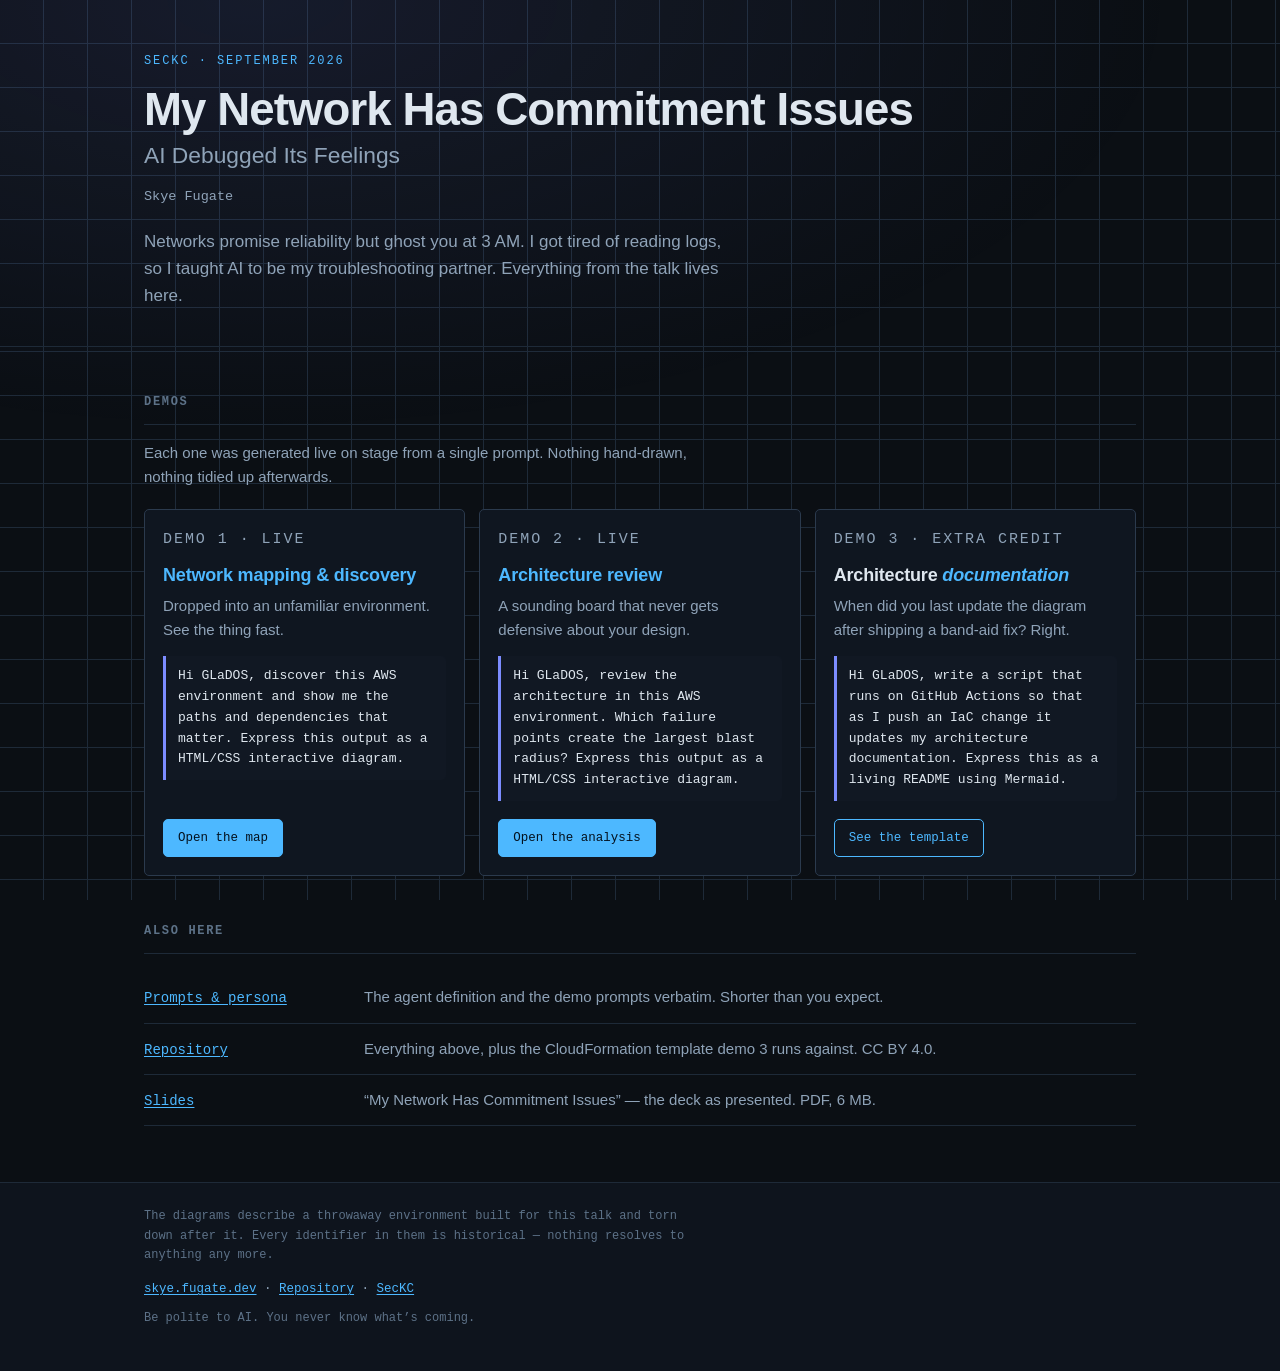
<file: docs/index.html>
<!DOCTYPE html>
<html lang="en">
<head>
<meta charset="utf-8">
<meta name="viewport" content="width=device-width,initial-scale=1">
<title>My Network Has Commitment Issues — SecKC, September 2026</title>
<meta name="description" content="Slides and the live AI-generated architecture diagrams from Skye Fugate's SecKC 2026 talk on using AI as a network troubleshooting partner.">
<meta name="color-scheme" content="dark">
<link rel="stylesheet" href="assets/style.css">
<link rel="icon" href="data:image/svg+xml,%3Csvg xmlns='http://www.w3.org/2000/svg' viewBox='0 0 32 32'%3E%3Crect width='32' height='32' fill='%230b0f14'/%3E%3Ctext x='16' y='23' font-family='monospace' font-size='20' font-weight='700' fill='%234db8ff' text-anchor='middle'%3E%26gt;%3C/text%3E%3C/svg%3E">
<meta property="og:type" content="website">
<meta property="og:title" content="My Network Has Commitment Issues — SecKC 2026">
<meta property="og:description" content="Slides and the live AI-generated architecture diagrams from the SecKC 2026 talk.">
</head>
<body>

<a class="skip" href="#demos-h">Skip to the demos</a>

<header>
  <div class="wrap">
    <p class="kicker">SecKC &middot; September 2026</p>
    <h1>My Network Has Commitment Issues<span class="sub">AI Debugged Its Feelings</span></h1>
    <p class="byline">Skye Fugate</p>
    <p class="lede">
      Networks promise reliability but ghost you at 3&nbsp;AM. I got tired of reading logs, so I
      taught AI to be my troubleshooting partner. Everything from the talk lives here.
    </p>
  </div>
</header>

<main class="wrap">

  <section aria-labelledby="demos-h">
    <h2 id="demos-h">Demos</h2>
    <p class="section-note">
      Each one was generated live on stage from a single prompt. Nothing hand-drawn, nothing
      tidied up afterwards.
    </p>

    <div class="grid">

      <article class="card">
        <p class="num">Demo 1 &middot; live</p>
        <h3><a href="demos/network-map.html">Network mapping &amp; discovery</a></h3>
        <p>Dropped into an unfamiliar environment. See the thing fast.</p>
        <blockquote class="prompt">
          <p>Hi GLaDOS, discover this AWS environment and show me the paths and dependencies
          that matter. Express this output as a HTML/CSS interactive diagram.</p>
        </blockquote>
        <p class="go"><a class="btn" href="demos/network-map.html">Open the map</a></p>
      </article>

      <article class="card">
        <p class="num">Demo 2 &middot; live</p>
        <h3><a href="demos/blast-radius.html">Architecture review</a></h3>
        <p>A sounding board that never gets defensive about your design.</p>
        <blockquote class="prompt">
          <p>Hi GLaDOS, review the architecture in this AWS environment. Which failure points
          create the largest blast radius? Express this output as a HTML/CSS interactive diagram.</p>
        </blockquote>
        <p class="go"><a class="btn" href="demos/blast-radius.html">Open the analysis</a></p>
      </article>

      <article class="card">
        <p class="num">Demo 3 &middot; extra credit</p>
        <h3>Architecture <em>documentation</em></h3>
        <p>When did you last update the diagram after shipping a band-aid fix? Right.</p>
        <blockquote class="prompt">
          <p>Hi GLaDOS, write a script that runs on GitHub Actions so that as I push an IaC change
          it updates my architecture documentation. Express this as a living README using Mermaid.</p>
        </blockquote>
        <p class="go"><a class="btn ghost" href="https://github.com/skyefugate/2026-09-SecKC-AI-Talk/tree/main/iac/vpc-baseline">See the template</a></p>
      </article>

    </div>
  </section>

  <section aria-labelledby="more-h">
    <h2 id="more-h">Also here</h2>
    <ul class="links">
      <li>
        <a href="https://github.com/skyefugate/2026-09-SecKC-AI-Talk/tree/main/prompts">Prompts &amp; persona</a>
        <span>The agent definition and the demo prompts verbatim. Shorter than you expect.</span>
      </li>
      <li>
        <a href="https://github.com/skyefugate/2026-09-SecKC-AI-Talk">Repository</a>
        <span>Everything above, plus the CloudFormation template demo 3 runs against. CC&nbsp;BY&nbsp;4.0.</span>
      </li>
      <li>
        <a href="slides/slides.pdf">Slides</a>
        <span>&ldquo;My Network Has Commitment Issues&rdquo; &mdash; the deck as presented. PDF, 6&nbsp;MB.</span>
      </li>
    </ul>
  </section>

</main>

<footer>
  <div class="wrap">
    <p class="fine">
      The diagrams describe a throwaway environment built for this talk and torn down after it.
      Every identifier in them is historical &mdash; nothing resolves to anything any more.
    </p>
    <p>
      <a href="https://skye.fugate.dev">skye.fugate.dev</a> &middot;
      <a href="https://github.com/skyefugate/2026-09-SecKC-AI-Talk">Repository</a> &middot;
      <a href="https://seckc.org/">SecKC</a>
    </p>
    <p class="fine">Be polite to AI. You never know what&rsquo;s coming.</p>
  </div>
</footer>

</body>
</html>
</file>
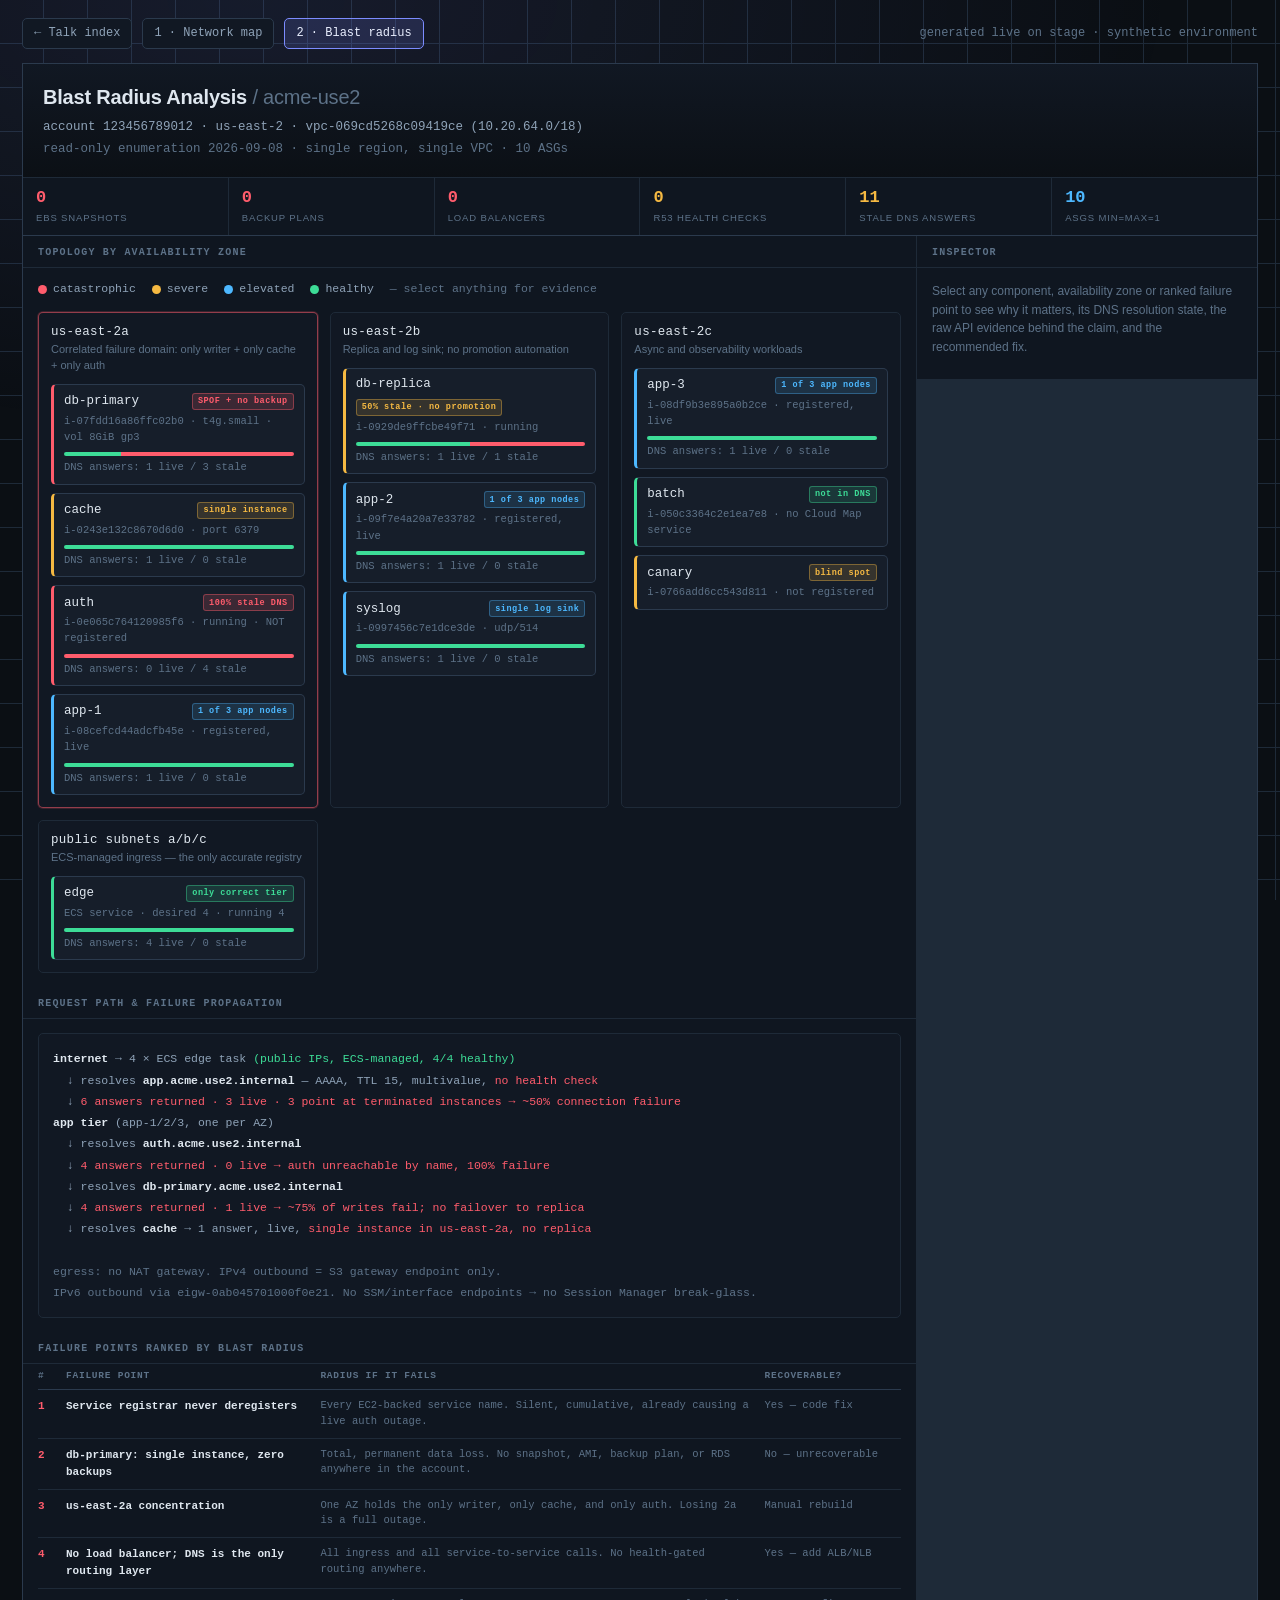
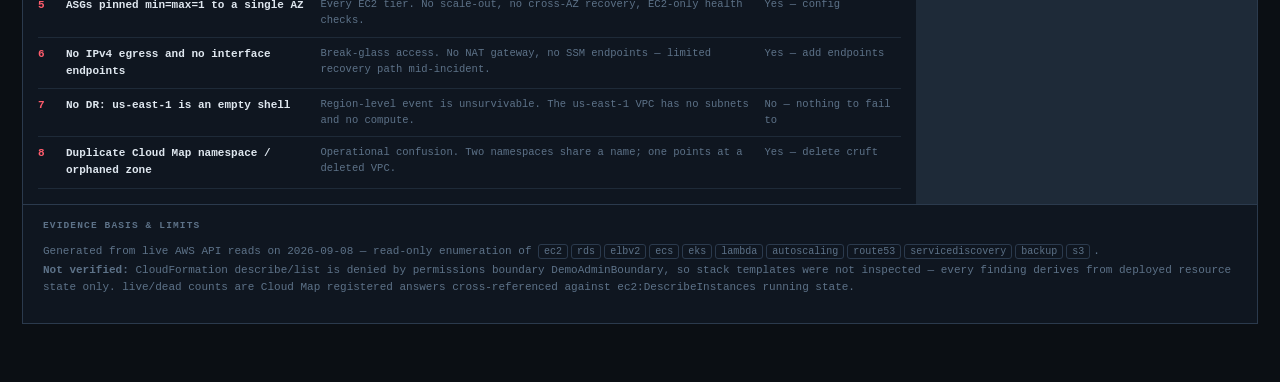
<file: docs/demos/blast-radius.html>
<!DOCTYPE html>
<html lang="en">
<head>
<meta charset="utf-8">
<meta name="viewport" content="width=device-width,initial-scale=1">
<title>Blast Radius Analysis — acme-use2 (123456789012)</title>
<link rel="stylesheet" href="../assets/demo.css">
<style>
/* page-specific: AZ topology cards, flow trace, risk table.
   Shell chrome, severity pills and the rail live in demo.css. */

.content{background:var(--panel);min-width:0}
.legend-row{display:flex;gap:16px;flex-wrap:wrap;padding:12px 15px 0;font-size:11.5px;color:var(--ink2);font-family:var(--mono)}
.legend-row span{display:flex;align-items:center;gap:6px}
.legend-row .rdot{width:9px;height:9px;border-radius:50%;display:inline-block;flex:none}

.azgrid{
  display:grid;
  /* auto-fit + minmax(0,...) so narrow screens collapse cleanly instead of
     pushing the cards past the viewport edge */
  grid-template-columns:repeat(auto-fit,minmax(min(268px,100%),1fr));
  gap:12px;
  padding:14px 15px;
}
.azgrid > *{min-width:0}
.az{background:var(--bg2);border:1px solid var(--line);border-radius:var(--r);padding:12px}
.az.hot{border-color:rgba(255,92,108,.55);box-shadow:0 0 0 1px rgba(255,92,108,.18)}
.az h3{margin:0 0 3px;font:12.5px var(--mono);letter-spacing:.3px;color:var(--ink)}
.aznote{font-size:11px;color:var(--ink3);margin-bottom:10px;line-height:1.45}

.node{
  border:1px solid var(--line2);border-left-width:3px;border-radius:var(--r);
  background:var(--panel2);padding:8px 10px;margin-bottom:8px;cursor:pointer;
  transition:background .16s,border-color .16s;min-width:0;
}
.node:last-child{margin-bottom:0}
.node:hover{background:#1d2735;border-color:var(--ink3)}
.node.sel{background:#16202e;border-color:var(--acc);box-shadow:inset 2px 0 0 var(--acc)}
.node .top{display:flex;justify-content:space-between;align-items:center;gap:8px;flex-wrap:wrap}
.node .nm{font:12.5px var(--mono);color:var(--ink)}
.node .meta{font-size:10.5px;color:var(--ink3);margin-top:3px;font-family:var(--mono);overflow-wrap:anywhere}
.node[data-sev="1"]{border-left-color:var(--crit)}
.node[data-sev="2"]{border-left-color:var(--warn)}
.node[data-sev="3"]{border-left-color:var(--info)}
.node[data-sev="ok"]{border-left-color:var(--ok)}

.bar{display:flex;height:4px;border-radius:3px;overflow:hidden;margin-top:7px;background:#0c1218}
.bar i{display:block;height:100%}
.bar .live{background:var(--ok)}
.bar .dead{background:var(--crit)}

.flow{
  margin:14px 15px;background:var(--bg2);border:1px solid var(--line);border-radius:var(--r);
  padding:14px;font-family:var(--mono);font-size:11.5px;color:var(--ink2);
  overflow-x:auto;line-height:1.85;
}
.flow b{color:var(--ink);font-weight:600}

.risk{padding:0 15px 15px}
.risk tbody tr{cursor:pointer}
.risk tbody tr:hover{background:#131c27}
.risk tbody tr.sel{background:#16202e;box-shadow:inset 2px 0 0 var(--acc)}
.risk td{padding:8px 10px 8px 0}
.risk td.rk{font-family:var(--mono);font-weight:700;color:var(--crit);width:28px}
.risk td b{color:var(--ink);font-weight:600}
.rad{font-size:10.5px;color:var(--ink3);line-height:1.5}

/* the rail is sticky here because the left column is a long document rather
   than a fixed-height diagram */
.rail{position:sticky;top:12px;align-self:start;max-height:calc(100vh - 24px)}
.rail h4{
  margin:16px 0 6px;font:600 9.5px var(--mono);letter-spacing:.12em;
  text-transform:uppercase;color:var(--ink3);
}
.rail .detail{border-bottom:0}
.rail .hint{margin:0 0 8px}

@media(max-width:1020px){
  .rail{position:static;max-height:none}
}
</style>
</head>
<body>
<a class="skip" href="#content">Skip to content</a>
<div class="wrap">

<nav class="demo-nav" aria-label="Demo navigation">
  <a href="../index.html">&larr; Talk index</a>
  <a href="network-map.html">1 &middot; Network map</a>
  <a href="blast-radius.html" aria-current="page">2 &middot; Blast radius</a>
  <span class="spacer"></span>
  <span class="tagline">generated live on stage &middot; synthetic environment</span>
</nav>

<header class="panel">
  <div class="phead">
    <h1>Blast Radius Analysis <span class="dim">/ acme-use2</span></h1>
    <p class="sub">account 123456789012 &middot; us-east-2 &middot; vpc-069cd5268c09419ce (10.20.64.0/18)</p>
    <p class="sub q">read-only enumeration 2026-09-08 &middot; single region, single VPC &middot; 10 ASGs</p>
  </div>
  <div class="facts">
    <div class="fact c"><b>0</b><span>EBS snapshots</span></div>
    <div class="fact c"><b>0</b><span>Backup plans</span></div>
    <div class="fact c"><b>0</b><span>Load balancers</span></div>
    <div class="fact w"><b>0</b><span>R53 health checks</span></div>
    <div class="fact w"><b>11</b><span>Stale DNS answers</span></div>
    <div class="fact i"><b>10</b><span>ASGs min=max=1</span></div>
  </div>
</header>

<div class="panel split">
  <div class="content" id="content">

    <h2 class="sec">Topology by availability zone</h2>
    <div class="legend-row">
      <span><i class="rdot" style="background:var(--crit)"></i> catastrophic</span>
      <span><i class="rdot" style="background:var(--warn)"></i> severe</span>
      <span><i class="rdot" style="background:var(--info)"></i> elevated</span>
      <span><i class="rdot" style="background:var(--ok)"></i> healthy</span>
      <span style="color:var(--ink3)">&mdash; select anything for evidence</span>
    </div>
    <div class="azgrid" id="azgrid"></div>

    <h2 class="sec">Request path &amp; failure propagation</h2>
    <div class="flow">
<b>internet</b> &rarr; 4 &times; ECS edge task <span class="good">(public IPs, ECS-managed, 4/4 healthy)</span><br>
&nbsp;&nbsp;&darr; resolves <b>app.acme.use2.internal</b> &mdash; AAAA, TTL 15, multivalue, <span class="bad">no health check</span><br>
&nbsp;&nbsp;&darr; <span class="bad">6 answers returned &middot; 3 live &middot; 3 point at terminated instances &rarr; ~50% connection failure</span><br>
<b>app tier</b> (app-1/2/3, one per AZ)<br>
&nbsp;&nbsp;&darr; resolves <b>auth.acme.use2.internal</b><br>
&nbsp;&nbsp;&darr; <span class="bad">4 answers returned &middot; 0 live &rarr; auth unreachable by name, 100% failure</span><br>
&nbsp;&nbsp;&darr; resolves <b>db-primary.acme.use2.internal</b><br>
&nbsp;&nbsp;&darr; <span class="bad">4 answers returned &middot; 1 live &rarr; ~75% of writes fail; no failover to replica</span><br>
&nbsp;&nbsp;&darr; resolves <b>cache</b> &rarr; 1 answer, live, <span class="bad">single instance in us-east-2a, no replica</span><br>
<br>
<span style="color:var(--ink3)">egress: no NAT gateway. IPv4 outbound = S3 gateway endpoint only.<br>
IPv6 outbound via eigw-0ab045701000f0e21. No SSM/interface endpoints &rarr; no Session Manager break-glass.</span>
    </div>

    <h2 class="sec">Failure points ranked by blast radius</h2>
    <div class="risk">
      <div class="tscroll">
        <table>
          <thead><tr><th>#</th><th>Failure point</th><th>Radius if it fails</th><th>Recoverable?</th></tr></thead>
          <tbody id="risktable"></tbody>
        </table>
      </div>
    </div>

  </div>

  <aside class="rail" id="rail" aria-label="Evidence inspector">
    <div class="rail-body">
      <div class="stitle">Inspector</div>
      <div class="rail-scroll">
        <div class="detail" id="detail">
          <p class="hint">Select any component, availability zone or ranked failure point to see
          why it matters, its DNS resolution state, the raw API evidence behind the claim, and the
          recommended fix.</p>
        </div>
      </div>
    </div>
  </aside>
</div>

<div class="panel foot" style="grid-template-columns:1fr">
  <div>
    <h4>Evidence basis &amp; limits</h4>
    <p class="note">
      Generated from live AWS API reads on 2026-09-08 &mdash; read-only enumeration of
      <span class="tag">ec2</span><span class="tag">rds</span><span class="tag">elbv2</span><span class="tag">ecs</span><span class="tag">eks</span><span class="tag">lambda</span><span class="tag">autoscaling</span><span class="tag">route53</span><span class="tag">servicediscovery</span><span class="tag">backup</span><span class="tag">s3</span>.<br>
      <b>Not verified:</b> CloudFormation describe/list is denied by permissions boundary
      <code>DemoAdminBoundary</code>, so stack templates were not inspected &mdash; every finding
      derives from deployed resource state only. live/dead counts are Cloud Map registered answers
      cross-referenced against <code>ec2:DescribeInstances</code> running state.
    </p>
  </div>
</div>

</div>

<script>
/* ---------------------------------------------------------------------------
   All figures below come from live API reads. live/dead = Cloud Map registered
   answers cross-referenced against ec2:DescribeInstances running state.
--------------------------------------------------------------------------- */
const NODES = {
  "db-primary":{az:"us-east-2a",sev:1,pill:"Catastrophic",tag:"SPOF + no backup",
    meta:"i-07fdd16a86ffc02b0 · t4g.small · vol 8GiB gp3",live:1,dead:3,
    why:"Single writer, single instance, single AZ, single 8 GiB gp3 volume — and zero snapshots exist anywhere in the account. There is no RDS, no AWS Backup plan, and no AMI. Loss of this instance or its volume is unrecoverable data loss.",
    dns:"db-primary.acme.use2.internal returns 4 AAAA answers. Only 1 corresponds to a running instance; 3 are terminated. Roughly 75% of new DB connections target dead addresses. A single-writer database should never be a multi-answer record.",
    ev:`Cloud Map srv-tcdmcfahj2bsm7w6 (db-primary) — 4 registered:
  i-0c09f24876bd79bff  ...db8:4adb:1b82:1ef6   NOT RUNNING
  i-07fdd16a86ffc02b0  ...db8:fb01:6622:48b0   running  <-- only live
  i-052eae81e346a5736  ...db8:0ac4:6c49:eab3   NOT RUNNING
  i-0516dcc8e9586591f  ...db8:f03c:5b8b:b17f   NOT RUNNING

aws ec2 describe-snapshots --owner-ids self  -> 0   (us-east-1 and us-east-2)
aws backup list-backup-plans                 -> []
aws ec2 describe-images --owners self         -> []
aws rds describe-db-instances                 -> []`,
    fix:"Snapshot now and attach a DLM/AWS Backup schedule. Convert db-primary to a single-answer record or a stable ENI/IP. Longer term, move to RDS Multi-AZ or add automated promotion of db-replica."},

  "cache":{az:"us-east-2a",sev:2,pill:"Severe",tag:"single instance",
    meta:"i-0243e132c8670d6d0 · port 6379",live:1,dead:0,
    why:"One cache node, no replica, no cluster. DNS is currently accurate, but there is no second answer to fail over to. If the app treats cache as required rather than optional, this is a full outage; if it degrades gracefully, it is a latency and load event against the already-fragile primary DB.",
    dns:"cache.acme.use2.internal returns 1 AAAA answer, live. Correct today, but replacement by its ASG will mint a new IPv6 and leave the old answer registered.",
    ev:`Cloud Map srv-kgytoztblhwtl6at (cache) — 1 registered, 1 live
ASG acme-use2-cache: min=1 max=1 desired=1, AZ=[us-east-2a], HealthCheck=EC2`,
    fix:"Add a replica in another AZ, or move to ElastiCache with automatic failover."},

  "auth":{az:"us-east-2a",sev:1,pill:"Catastrophic",tag:"100% stale DNS",
    meta:"i-0e065c764120985f6 · running · NOT registered",live:0,dead:4,
    why:"This is an active, present-tense failure, not a hypothetical. The auth ASG replaced its instance at 17:12 UTC. All four DNS answers point at terminated instances. The running instance's address is absent from the registry. Every caller resolving auth by name currently gets only dead endpoints.",
    dns:"auth.acme.use2.internal returns 4 AAAA answers, 0 live. The live address ...db8:6e6e:b496:7a76 appears in no DNS record.",
    ev:`Cloud Map srv-csc5e5jhehaesaea (auth) — 4 registered, 0 live:
  i-0ec7fb1fcfa48d30b  ...db8:26cd:47d1:d037   terminated
  i-05facdf0b3e5a1354  ...db8:21fb:74a1:27d0   NOT RUNNING
  i-0808fa5ffe1b3af19  ...db8:a760:0432:30ae    NOT RUNNING
  i-0fb1abefb33032540  ...db8:503d:5c62:4845   NOT RUNNING

RUNNING auth instance NOT in registry:
  i-0e065c764120985f6  ...db8:6e6e:b496:7a76   launched 17:12:37Z`,
    fix:"Immediate: invoke acme-use2-svc-register to add the live instance, and manually deregister the four dead IDs. Structural: fix the registrar (see 'Service registrar')."},

  "app-1":{az:"us-east-2a",sev:3,pill:"Elevated",tag:"1 of 3 app nodes",
    meta:"i-08cefcd44adcfb45e · registered, live",live:1,dead:0,
    why:"Individually survivable — three app nodes across three AZs. The problem is that the shared 'app' DNS record it belongs to is 50% poisoned, so losing any one node raises the dead-answer ratio further rather than shifting traffic cleanly.",
    dns:"Part of app.acme.use2.internal: 6 answers, 3 live, 3 terminated.",
    ev:`ASG acme-use2-app-1: min=1 max=1 desired=1, AZ=[us-east-2a], HealthCheck=EC2
Cannot launch outside us-east-2a; max=1 blocks scale-out.`,
    fix:"Widen ASGs across AZs and put the app tier behind an ALB target group."},

  "app-2":{az:"us-east-2b",sev:3,pill:"Elevated",tag:"1 of 3 app nodes",
    meta:"i-09f7e4a20a7e33782 · registered, live",live:1,dead:0,
    why:"Same as app-1. Note this instance launched at 12:16 UTC, replacing i-06ae0a4463c7b1823 — whose address is still being served in DNS.",
    dns:"Part of app.acme.use2.internal: 6 answers, 3 live, 3 terminated.",
    ev:`ASG acme-use2-app-2: min=1 max=1 desired=1, AZ=[us-east-2b], HealthCheck=EC2
Stale predecessor still registered: i-06ae0a4463c7b1823 ...db8:0feb:7b24:9ded`,
    fix:"Widen ASGs across AZs and put the app tier behind an ALB target group."},

  "app-3":{az:"us-east-2c",sev:3,pill:"Elevated",tag:"1 of 3 app nodes",
    meta:"i-08df9b3e895a0b2ce · registered, live",live:1,dead:0,
    why:"Same as app-1. Its predecessor i-01d91a2a29b002c4f also remains registered.",
    dns:"Part of app.acme.use2.internal: 6 answers, 3 live, 3 terminated.",
    ev:`ASG acme-use2-app-3: min=1 max=1 desired=1, AZ=[us-east-2c], HealthCheck=EC2
Stale predecessor still registered: i-01d91a2a29b002c4f ...db8:9982:23ce:ea20`,
    fix:"Widen ASGs across AZs and put the app tier behind an ALB target group."},

  "db-replica":{az:"us-east-2b",sev:2,pill:"Severe",tag:"50% stale · no promotion",
    meta:"i-0929de9ffcbe49f71 · running",live:1,dead:1,
    why:"A replica exists in a different AZ, which is the one piece of real redundancy in the data tier — but nothing promotes it. There is no failover automation, and the app resolves db-primary by a separate name, so a primary loss requires manual intervention with no tested runbook.",
    dns:"db-replica.acme.use2.internal returns 2 AAAA answers, 1 live, 1 terminated.",
    ev:`Cloud Map srv-2csklnnyzuku2kvh (db-replica) — 2 registered, 1 live:
  i-06e46beb95a724960  ...db8:030b:43e1:5e71   NOT RUNNING
  i-0929de9ffcbe49f71  ...db8:46c8:1264:4b2a   running`,
    fix:"Automate promotion, or replace the pair with RDS Multi-AZ so failover is a managed DNS swap."},

  "syslog":{az:"us-east-2b",sev:3,pill:"Elevated",tag:"single log sink",
    meta:"i-0997456c7e1dce3de · udp/514",live:1,dead:0,
    why:"Single log aggregation point. Losing it does not stop traffic, but it blinds incident response at exactly the moment you need telemetry. Compounded by the absence of interface VPC endpoints for CloudWatch Logs over IPv4.",
    dns:"syslog.acme.use2.internal returns 1 AAAA answer, live.",
    ev:`ASG acme-use2-syslog: min=1 max=1 desired=1, AZ=[us-east-2b]
WorkloadSg ingress: udp/514 from sg-08e2e9ba2294cf47f (self)`,
    fix:"Ship logs to CloudWatch Logs or S3 in addition to the syslog host."},

  "batch":{az:"us-east-2c",sev:"ok",pill:"Healthy",tag:"not in DNS",
    meta:"i-050c3364c2e1ea7e8 · no Cloud Map service",live:0,dead:0,
    why:"Batch worker with no inbound service dependency registered. Lowest blast radius in the environment — failure delays asynchronous work rather than breaking the request path.",
    dns:"No Cloud Map service registration.",
    ev:`ASG acme-use2-batch: min=1 max=1 desired=1, AZ=[us-east-2c]`,
    fix:"None urgent. Ensure jobs are idempotent and re-drivable."},

  "canary":{az:"us-east-2c",sev:2,pill:"Severe",tag:"blind spot",
    meta:"i-0766add6cc543d811 · not registered",live:0,dead:0,
    why:"A canary exists but is not registered in Cloud Map and there are no Route53 health checks anywhere in the account. Whatever it measures is not gating traffic. The auth outage is live right now and was not caught — that is the practical proof this monitoring path is not closing the loop.",
    dns:"No Cloud Map registration. route53 list-health-checks returned [].",
    ev:`aws route53 list-health-checks -> []
Cloud Map service "reporting" (srv-mxvm4edyrd3bl3mb) -> 0 instances registered
Canary i-0766add6cc543d811 appears in no Cloud Map service`,
    fix:"Wire canary results to alarms on per-service live-answer count vs ASG desired capacity."},

  "edge":{az:"public subnets (a/b/c)",sev:"ok",pill:"Healthy",tag:"only correct tier",
    meta:"ECS service · desired 4 · running 4",live:4,dead:0,
    why:"The one well-built component. ECS manages Cloud Map registration and deregistration natively, so all four answers are accurate. It spans three AZs and has HealthCheckCustomConfig. This is the pattern the EC2 tiers should be following.",
    dns:"edge.acme.use2.internal returns 4 A answers, 4/4 live and matching running task ENIs.",
    ev:`ECS acme-use2-edge: desired=4 running=4 pending=0
  minimumHealthyPercent=100, assignPublicIp=ENABLED
  registryArn srv-kbynw7winv342p2r, HealthCheckCustomConfig{FailureThreshold:1}
Task ENIs: 10.20.112.171 / .113.158 / .114.129 / .114.252 — all live
Public IPs: 203.0.113.10, 203.0.113.11, 203.0.113.12, 203.0.113.13`,
    fix:"None. Note tasks are directly internet-exposed with public IPs and no ALB or WAF in front."}
};

const RISKS = [
  {r:1,n:"Service registrar never deregisters",k:"registrar",
   rad:"Every EC2-backed service name. Silent, cumulative, already causing a live auth outage.",rec:"Yes — code fix"},
  {r:2,n:"db-primary: single instance, zero backups",k:"db-primary",
   rad:"Total, permanent data loss. No snapshot, AMI, backup plan, or RDS anywhere in the account.",rec:"No — unrecoverable"},
  {r:3,n:"us-east-2a concentration",k:"az-a",
   rad:"One AZ holds the only writer, only cache, and only auth. Losing 2a is a full outage.",rec:"Manual rebuild"},
  {r:4,n:"No load balancer; DNS is the only routing layer",k:"nolb",
   rad:"All ingress and all service-to-service calls. No health-gated routing anywhere.",rec:"Yes — add ALB/NLB"},
  {r:5,n:"ASGs pinned min=max=1 to a single AZ",k:"asg",
   rad:"Every EC2 tier. No scale-out, no cross-AZ recovery, EC2-only health checks.",rec:"Yes — config"},
  {r:6,n:"No IPv4 egress and no interface endpoints",k:"egress",
   rad:"Break-glass access. No NAT gateway, no SSM endpoints — limited recovery path mid-incident.",rec:"Yes — add endpoints"},
  {r:7,n:"No DR: us-east-1 is an empty shell",k:"dr",
   rad:"Region-level event is unsurvivable. The us-east-1 VPC has no subnets and no compute.",rec:"No — nothing to fail to"},
  {r:8,n:"Duplicate Cloud Map namespace / orphaned zone",k:"dupns",
   rad:"Operational confusion. Two namespaces share a name; one points at a deleted VPC.",rec:"Yes — delete cruft"}
];

const EXTRA = {
  registrar:{t:"Service registrar — root cause",s:"acme-use2-svc-register · rate(5 minutes)",
    sev:1,pill:"Catastrophic",
    why:"This single defect explains every stale record in the environment. The Lambda enumerates running instances and calls register_instance for each. It never calls deregister_instance — the string does not appear in the source. Nothing else prunes the registry, and none of the EC2-backed Cloud Map services have health checks configured. So each ASG replacement permanently adds a dead answer, and the ratio of bad endpoints climbs monotonically forever.",
    dns:"Current damage: 11 stale answers across 4 services. auth is 0/4 live, db-primary 1/4, app 3/6, db-replica 1/2.",
    ev:`Source of acme-use2-svc-register (verbatim, abridged):

  sd.register_instance(ServiceId=sid,
      InstanceId=i["InstanceId"],
      Attributes={"AWS_INSTANCE_IPV6": v6[0], "LW_COMPONENT": role})

- iterates only instance-state-name=running
- no deregister_instance call anywhere in the function
- no reconciliation of registry against live instances
- EventBridge rate(5 minutes), so drift is re-affirmed, never corrected

HealthCheckConfig / HealthCheckCustomConfig = null for app, auth,
cache, db-primary, db-replica, syslog, reporting.
Only 'edge' has HealthCheckCustomConfig — and edge is managed by ECS,
not by this Lambda. That is why edge is the only accurate record set.`,
    fix:"Make the registrar reconcile rather than append: list registered instances per service, deregister any whose instance ID is not in the running set, then register missing ones. Add HealthCheckCustomConfig so Cloud Map can evict unhealthy targets. Best fix is to stop hand-rolling this and let an ALB target group or ECS own membership."},

  "az-a":{t:"us-east-2a — correlated failure domain",s:"subnet-09ec65b1c3fcf9128 · 10.20.64.0/20",
    sev:1,pill:"Catastrophic",
    why:"AZ 2a simultaneously hosts db-primary (the only writer), cache (the only cache), auth (the only auth node), and app-1. Because every ASG is locked to min=max=1 in a single AZ, none of these can relaunch elsewhere. An AZ impairment is therefore not a degradation — it removes writes, sessions, and caching at once, with no automated recovery.",
    dns:"All four components resolve to addresses in the 2001:db8:1892:27fd::/64 prefix belonging to this subnet.",
    ev:`us-east-2a contents (all t4g.small, all single-instance ASGs):
  db-primary  i-07fdd16a86ffc02b0   only writer
  cache       i-0243e132c8670d6d0   only cache
  auth        i-0e065c764120985f6   only auth
  app-1       i-08cefcd44adcfb45e   1 of 3

ASG AZ pinning prevents cross-AZ relaunch:
  acme-use2-db-primary  AZs=[us-east-2a]  min=max=1
  acme-use2-cache       AZs=[us-east-2a]  min=max=1
  acme-use2-auth        AZs=[us-east-2a]  min=max=1`,
    fix:"Spread the ASGs across 2a/2b/2c and move at least cache and auth out of the writer's AZ."},

  nolb:{t:"No load balancer in the account",s:"elbv2 DescribeLoadBalancers -> [] in both regions",
    sev:2,pill:"Severe",
    why:"Routing is done entirely with multivalue Cloud Map DNS at TTL 15 and no health checks. DNS has no concept of a failed backend: it hands out dead addresses with equal weight, and clients that cache beyond the TTL keep using them. This is why a stale registry converts directly into user-visible errors instead of being absorbed.",
    dns:"All internal service records are A/AAAA multivalue, TTL 15, zero Route53 health checks in the account.",
    ev:`aws elbv2 describe-load-balancers  -> [] (us-east-1, us-east-2)
aws route53 list-health-checks     -> []
All Cloud Map DnsRecords: TTL 15, Type A or AAAA, multivalue
ECS edge tasks carry public IPs directly (assignPublicIp=ENABLED)
-> internet-facing compute with no ALB, no WAF, no shield at the edge`,
    fix:"Put an ALB in front of the app and auth tiers with health-checked target groups, and an internal NLB/ALB for the data tier. Let target-group health, not a cron Lambda, decide membership."},

  asg:{t:"Auto Scaling groups cannot heal or scale",s:"10 ASGs, all min=max=desired=1",
    sev:2,pill:"Severe",
    why:"Every ASG is fixed at exactly one instance in exactly one AZ, with HealthCheckType=EC2. EC2 health checks only detect hypervisor and instance-level failure — a hung process, a full disk, or a wedged application stays 'healthy' and stays in DNS. And because max=1, there is no capacity headroom for load or for a rolling replacement.",
    dns:"Each replacement mints a new IPv6 address, which the registrar appends without removing the old one.",
    ev:`All 10 ASGs: min=1 max=1 desired=1, HealthCheckType=EC2, single AZ
  app-1[2a] app-2[2b] app-3[2c] auth[2a] batch[2c]
  cache[2a] canary[2c] db-primary[2a] db-replica[2b] syslog[2b]

Consequence observed: auth replaced at 17:12Z; old instance terminated
but still in DNS, new instance live but absent from DNS.`,
    fix:"Multi-AZ ASGs, max > min for rolling replacement, and HealthCheckType=ELB once load balancers exist."},

  egress:{t:"No IPv4 egress, no interface endpoints",s:"0 NAT gateways · 1 gateway endpoint (S3)",
    sev:3,pill:"Elevated",
    why:"Workload subnets have no IPv4 default route at all. Outbound IPv4 is limited to S3 via the gateway endpoint; general egress works only over IPv6 through the egress-only IGW. There are no interface endpoints for SSM, CloudWatch Logs, ECR, or Secrets Manager. This is not a traffic-serving risk, it is a recovery risk: when something breaks, Session Manager may be unavailable precisely when you need shell access.",
    dns:"Not applicable.",
    ev:`aws ec2 describe-nat-gateways -> [] (none in the VPC)
VPC endpoints: only vpce-0408febdcc55a19cf = com.amazonaws.us-east-2.s3 (Gateway)
  -> no ssm, ssmmessages, ec2messages, logs, ecr, secretsmanager

Workload route tables wl-rt-a/b/c contain:
  10.20.64.0/18            local
  2001:db8:1892:27fd::/56  local
  ::/0                      eigw-0ab045701000f0e21
  pl-07569f2f               vpce-0408febdcc55a19cf
  -> no 0.0.0.0/0 route of any kind`,
    fix:"Add interface endpoints for ssm/ssmmessages/ec2messages and logs so break-glass access and telemetry survive an incident."},

  dr:{t:"No disaster recovery target",s:"acme-use1 / us-east-1 · vpc-0faf1f66f924f2121",
    sev:2,pill:"Severe",
    why:"The us-east-1 environment looks like a second region but is an empty shell: a VPC and a Cloud Map namespace, and nothing else. No subnets, no internet gateway, no instances, no ASGs, no ECS cluster. There is also no peering and no transit gateway, so the two regions are not even connected. A regional event in us-east-2 has no destination to fail over to, and with zero snapshots there is nothing to restore from either.",
    dns:"acme.use1.internal hosted zone contains only NS and SOA records — no service records exist.",
    ev:`us-east-1 vpc-0faf1f66f924f2121 (10.20.0.0/18):
  describe-subnets            -> [] (empty)
  describe-internet-gateways  -> []
  describe-nat-gateways       -> []
  describe-instances          -> []
  describe-auto-scaling-groups-> []
  ecs list-clusters           -> []
  Cloud Map ns-9d8f83b182859fbb (acme.use1.internal) -> 0 services

No cross-region connectivity:
  describe-vpc-peering-connections -> []
  describe-transit-gateways        -> []
Only real resource: Lambda acme-use1-nau (NAU metrics toggle helper)`,
    fix:"Decide explicitly whether DR is required. If yes, start with cross-region snapshot copies — that is cheap and addresses the unrecoverable-data problem first."},

  dupns:{t:"Duplicate namespace, orphaned hosted zone",s:"2 × acme.use2.internal",
    sev:3,pill:"Elevated",
    why:"Two Cloud Map namespaces share the name acme.use2.internal, backed by two separate private hosted zones. The registrar targets the correct one, so there is no active resolution failure — but the decoy zone is attached to a VPC that no longer exists, and a future change pointed at the wrong namespace ID would fail silently and confusingly.",
    dns:"Live zone Z7E83D4C17524B080F658 holds 24 records. Decoy zone ZDC995D8D73A58542935B holds only NS and SOA.",
    ev:`ns-0ce75bdfdfc530bb -> Z7E83D4C17524B080F658  created 23:51:59
   VPC vpc-069cd5268c09419ce  (LIVE), 24 records
   svc-register NAMESPACE_ID = ns-0ce75bdfdfc530bb  <-- correct target

ns-29a5b43aaaecd57a -> ZDC995D8D73A58542935B  created 22:57:27
   VPC vpc-0edca47099f5afb6b  <-- does not exist, 2 records (NS+SOA)`,
    fix:"Delete the orphaned namespace and hosted zone to remove the ambiguity."}
};

/* ---------------- render ---------------- */
const AZ_ORDER = [
  ["us-east-2a","Correlated failure domain: only writer + only cache + only auth",true,
   ["db-primary","cache","auth","app-1"]],
  ["us-east-2b","Replica and log sink; no promotion automation",false,
   ["db-replica","app-2","syslog"]],
  ["us-east-2c","Async and observability workloads",false,
   ["app-3","batch","canary"]],
  ["public subnets a/b/c","ECS-managed ingress \u2014 the only accurate registry",false,
   ["edge"]]
];
/* map this page's 1/2/3/ok severities onto the shared pill classes */
const PILL={1:"crit",2:"high",3:"med",ok:"ok"};

document.getElementById("azgrid").innerHTML = AZ_ORDER.map(([az,note,hot,keys])=>`
  <div class="az${hot?" hot":""}">
    <h3>${az}</h3><div class="aznote">${note}</div>
    ${keys.map(k=>{
      const n=NODES[k], tot=n.live+n.dead;
      return `<div class="node" data-sev="${n.sev}" data-key="${k}" tabindex="0" role="button"
        aria-label="${k} — ${n.pill}: ${n.tag}">
        <div class="top"><span class="nm">${k}</span>
        <span class="sev ${PILL[n.sev]}">${n.tag}</span></div>
        <div class="meta">${n.meta}</div>
        ${tot?`<div class="bar" title="${n.live} live / ${n.dead} stale DNS answers">
          <i class="live" style="width:${n.live/tot*100}%"></i>
          <i class="dead" style="width:${n.dead/tot*100}%"></i></div>
          <div class="meta">DNS answers: ${n.live} live / ${n.dead} stale</div>`:``}
      </div>`}).join("")}
  </div>`).join("");

document.getElementById("risktable").innerHTML = RISKS.map(r=>`
  <tr data-key="${r.k}" tabindex="0" role="button">
    <td class="rk">${r.r}</td><td><b>${r.n}</b></td>
    <td class="rad">${r.rad}</td><td class="rad">${r.rec}</td>
  </tr>`).join("");

/* ---------------- inspector rail ----------------
   Replaces the old modal drawer so both demos share one interaction model:
   select something on the left, evidence appears in the right rail.        */
const D=document.getElementById("detail");
const esc=s=>String(s).replace(/[&<>]/g,c=>({"&":"&amp;","<":"&lt;",">":"&gt;"}[c]));

function show(key){
  const d = EXTRA[key] || NODES[key];
  if(!d) return;
  document.querySelectorAll("[data-key].sel").forEach(e=>e.classList.remove("sel"));
  document.querySelectorAll('[data-key="'+key+'"]').forEach(e=>e.classList.add("sel"));

  const base  = NODES[key] || {};
  const title = d.t || key;
  const sub   = d.s || [base.az, base.meta].filter(Boolean).join(" \u00b7 ");

  D.innerHTML = `
    <p class="dh">${title}</p>
    <p class="dsub">${sub}</p>
    <p><span class="sev ${PILL[d.sev]}">${d.pill}</span></p>
    <h4>Why this matters</h4><p class="hint">${d.why}</p>
    <h4>DNS / resolution state</h4><p class="hint">${d.dns}</p>
    <h4>Evidence (live API output)</h4><pre>${esc(d.ev)}</pre>
    <h4>Recommended fix</h4><p class="hint">${d.fix}</p>`;

  D.closest(".rail-scroll").scrollTop = 0;
  /* stacked layout: the rail sits below the content, so bring it into view */
  if(window.matchMedia("(max-width:1020px)").matches){
    document.getElementById("rail").scrollIntoView({behavior:"smooth",block:"start"});
  }
}

document.addEventListener("click",e=>{
  const el=e.target.closest("[data-key]");
  if(el) show(el.dataset.key);
});
document.addEventListener("keydown",e=>{
  if((e.key==="Enter"||e.key===" ")&&document.activeElement?.dataset?.key){
    e.preventDefault(); show(document.activeElement.dataset.key);
  }
});
</script>
</body>
</html>
</file>
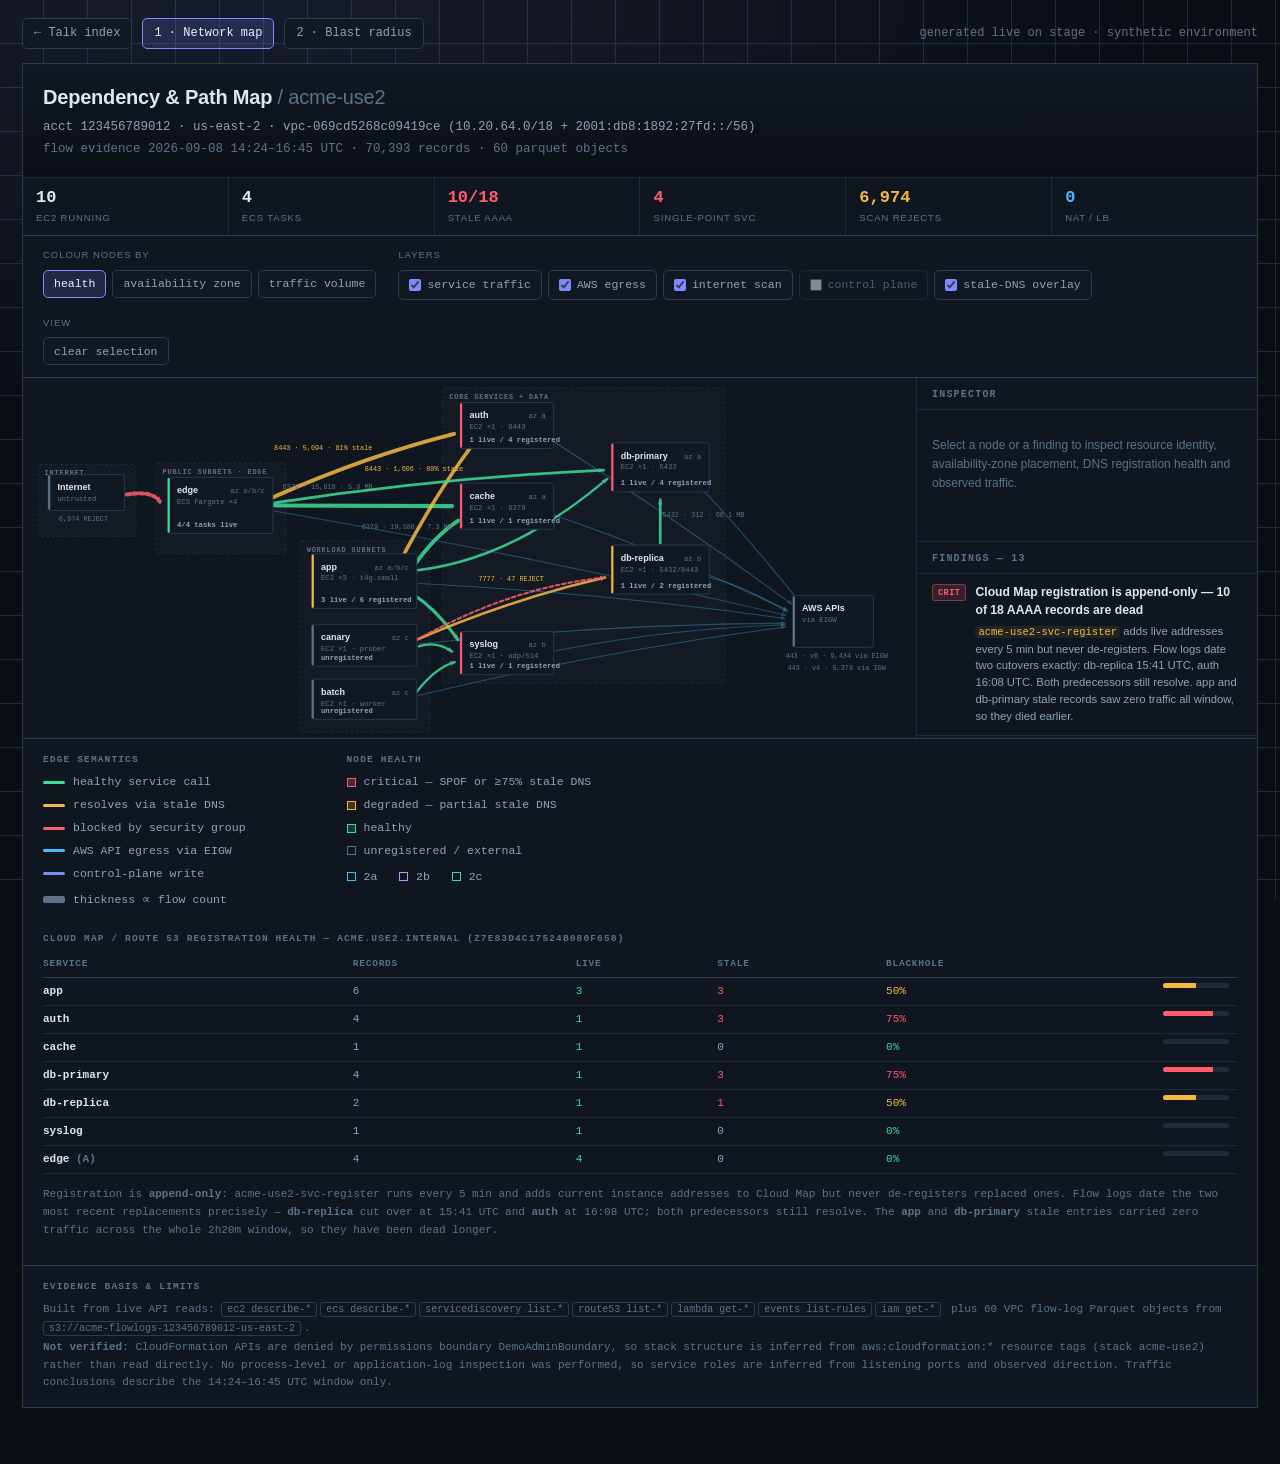
<file: docs/demos/network-map.html>
<!DOCTYPE html>
<html lang="en">
<head>
<meta charset="utf-8">
<meta name="viewport" content="width=device-width,initial-scale=1">
<title>AWS Dependency Map — 123456789012 / us-east-2</title>
<link rel="stylesheet" href="../assets/demo.css">
<style>
/* page-specific: the SVG diagram itself. Shell chrome lives in demo.css. */

/* The stage keeps the diagram's own aspect ratio, so it no longer stretches to
   whatever height the findings list happens to be. --svg-ar is updated by the
   layer toggles because enabling the control plane makes the diagram taller. */
.stage{
  background:var(--panel);
  position:relative;
  overflow:auto;
  aspect-ratio:var(--svg-ar, 1240 / 500);
  max-height:76vh;
}
.stage svg{
  display:block;
  width:100%;
  height:100%;
  /* below the breakpoint the stage scrolls sideways instead of shrinking the
     labels to 4px */
  min-width:var(--stage-min);
}

/* Taking the rail out of flow means the grid row is sized by the stage alone.
   Previously the 13-item findings list dictated the row height and left a large
   empty area under the diagram. */
.rail{position:relative}
.rail-body{position:absolute;inset:0;display:flex;flex-direction:column;min-height:0}

.scrollhint{
  display:none;
  font:10px var(--mono);
  color:var(--ink3);
  padding:6px 15px;
  border-bottom:1px solid var(--line);
  letter-spacing:.06em;
  text-transform:uppercase;
}

.detail{min-height:132px}

/* ---------- svg ---------- */
.zone{fill:rgba(255,255,255,.014);stroke:var(--line2);stroke-dasharray:3 4}
.zlabel{font:600 9.5px var(--mono);fill:var(--ink3);letter-spacing:.13em;text-transform:uppercase}
.node{cursor:pointer}
.node rect.box{fill:var(--bg2);stroke:var(--line2);stroke-width:1.2;transition:stroke .14s,fill .14s}
.node:hover rect.box,.node:focus-visible rect.box{stroke:var(--ink2)}
.node.sel rect.box{stroke:var(--acc);stroke-width:2;fill:#161e2c}
.node.dim{opacity:.2}
.node .nm{font:600 12.5px var(--sans);fill:var(--ink)}
.node .mt{font:10px var(--mono);fill:var(--ink3)}
.node .cnt{font:600 10px var(--mono);fill:var(--ink2)}
.bar{stroke-width:3;stroke-linecap:round}
.edge{fill:none;stroke-linecap:round;transition:opacity .14s}
.edge.dim{opacity:.06}
.ehit{fill:none;stroke:transparent;stroke-width:14;cursor:pointer}
.elabel{font:9.5px var(--mono);fill:var(--ink3);pointer-events:none}
.elabel.dim{opacity:.1}
.pulse{animation:p 2.4s ease-in-out infinite}
@keyframes p{0%,100%{opacity:.35}50%{opacity:1}}
@media(prefers-reduced-motion:reduce){.pulse{animation:none;opacity:.8}}

@media(max-width:1020px){
  /* stacked: give the stage a real height and let it pan horizontally */
  .stage{aspect-ratio:auto;height:clamp(340px,48vh,480px)}
  .rail{position:static}
  .rail-body{position:static;display:block}
  .rail-scroll{overflow-y:visible}
  .scrollhint{display:block}
}
</style>
</head>
<body>
<a class="skip" href="#map">Skip to the diagram</a>
<div class="wrap">

<nav class="demo-nav" aria-label="Demo navigation">
  <a href="../index.html">&larr; Talk index</a>
  <a href="network-map.html" aria-current="page">1 &middot; Network map</a>
  <a href="blast-radius.html">2 &middot; Blast radius</a>
  <span class="spacer"></span>
  <span class="tagline">generated live on stage &middot; synthetic environment</span>
</nav>

<header class="panel">
  <div class="phead">
    <h1>Dependency &amp; Path Map <span class="dim">/ acme-use2</span></h1>
    <p class="sub">acct 123456789012 &middot; us-east-2 &middot; vpc-069cd5268c09419ce (10.20.64.0/18 + 2001:db8:1892:27fd::/56)</p>
    <p class="sub q">flow evidence 2026-09-08 14:24&ndash;16:45 UTC &middot; 70,393 records &middot; 60 parquet objects</p>
  </div>
  <div class="facts">
    <div class="fact"><b>10</b><span>EC2 running</span></div>
    <div class="fact"><b>4</b><span>ECS tasks</span></div>
    <div class="fact c"><b>10/18</b><span>stale AAAA</span></div>
    <div class="fact c"><b>4</b><span>single-point svc</span></div>
    <div class="fact w"><b>6,974</b><span>scan rejects</span></div>
    <div class="fact i"><b>0</b><span>NAT / LB</span></div>
  </div>
</header>

<div class="panel controls">
  <div class="cgroup">
    <span class="clabel" id="lbl-color">Colour nodes by</span>
    <div class="opts" role="group" aria-labelledby="lbl-color">
      <button class="opt" data-mode="health" aria-pressed="true">health</button>
      <button class="opt" data-mode="az" aria-pressed="false">availability zone</button>
      <button class="opt" data-mode="vol" aria-pressed="false">traffic volume</button>
    </div>
  </div>
  <div class="cgroup">
    <span class="clabel" id="lbl-layer">Layers</span>
    <div class="opts" role="group" aria-labelledby="lbl-layer">
      <label class="opt"><input type="checkbox" data-layer="svc" checked> service traffic</label>
      <label class="opt"><input type="checkbox" data-layer="aws" checked> AWS egress</label>
      <label class="opt"><input type="checkbox" data-layer="scan" checked> internet scan</label>
      <label class="opt"><input type="checkbox" data-layer="ctl"> control plane</label>
      <label class="opt"><input type="checkbox" data-layer="stale" checked> stale-DNS overlay</label>
    </div>
  </div>
  <div class="cgroup">
    <span class="clabel" id="lbl-act">View</span>
    <div class="opts" role="group" aria-labelledby="lbl-act">
      <button class="opt" id="reset">clear selection</button>
    </div>
  </div>
</div>

<div class="panel split">
  <div class="stage">
    <svg id="map" viewBox="0 78 1240 500" preserveAspectRatio="xMidYMid meet" role="img" aria-label="Interactive AWS dependency diagram. Use the findings list or tab to each node for detail.">
      <defs>
        <marker id="ar" viewBox="0 0 10 10" refX="8.5" refY="5" markerWidth="8" markerHeight="8" markerUnits="userSpaceOnUse" orient="auto-start-reverse"><path d="M0,1 L10,5 L0,9 z" fill="context-stroke"/></marker>
        <marker id="arx" viewBox="0 0 10 10" refX="8.5" refY="5" markerWidth="8" markerHeight="8" markerUnits="userSpaceOnUse" orient="auto-start-reverse"><path d="M0,1 L10,5 L0,9 z" fill="#ff5c6c"/></marker>
        <marker id="ars" viewBox="0 0 10 10" refX="8.5" refY="5" markerWidth="7" markerHeight="7" markerUnits="userSpaceOnUse" orient="auto-start-reverse"><path d="M0,1 L10,5 L0,9 z" fill="#4db8ff"/></marker>
      </defs>
      <g id="zones"></g>
      <g id="edges"></g>
      <g id="elabels"></g>
      <g id="nodes"></g>
    </svg>
  </div>

  <aside class="rail" aria-label="Inspector and findings">
    <div class="rail-body">
      <div class="stitle">Inspector</div>
      <div class="scrollhint">Diagram pans sideways &middot; drag or swipe</div>
      <div class="detail" id="detail">
        <p class="hint">Select a node or a finding to inspect resource identity, availability-zone placement, DNS registration health and observed traffic.</p>
      </div>
      <div class="stitle">Findings &mdash; 13</div>
      <div class="rail-scroll" id="findings"></div>
    </div>
  </aside>
</div>

<div class="panel foot">
  <div class="leg">
    <h4>Edge semantics</h4>
    <div class="li"><span class="sw" style="background:#3ddc97"></span> healthy service call</div>
    <div class="li"><span class="sw" style="background:#f5b942"></span> resolves via stale DNS</div>
    <div class="li"><span class="sw" style="background:#ff5c6c"></span> blocked by security group</div>
    <div class="li"><span class="sw" style="background:#4db8ff"></span> AWS API egress via EIGW</div>
    <div class="li"><span class="sw" style="background:#7c8cff"></span> control-plane write</div>
    <div class="li" style="margin-top:8px"><span class="sw" style="background:var(--ink3);height:7px"></span> thickness &prop; flow count</div>
  </div>
  <div class="leg">
    <h4>Node health</h4>
    <div class="li"><span class="dot" style="border-color:#ff5c6c;background:rgba(255,92,108,.25)"></span> critical &mdash; SPOF or &ge;75% stale DNS</div>
    <div class="li"><span class="dot" style="border-color:#f5b942;background:rgba(245,185,66,.2)"></span> degraded &mdash; partial stale DNS</div>
    <div class="li"><span class="dot" style="border-color:#3ddc97;background:rgba(61,220,151,.18)"></span> healthy</div>
    <div class="li"><span class="dot" style="border-color:#5d7288;background:transparent"></span> unregistered / external</div>
    <div class="li" style="margin-top:8px"><span class="dot" style="border-color:#4db8ff"></span> 2a &nbsp;<span class="dot" style="border-color:#c58cff"></span> 2b &nbsp;<span class="dot" style="border-color:#3ddc97"></span> 2c</div>
  </div>
  <div class="leg" style="grid-column:1/-1">
    <h4>Cloud Map / Route 53 registration health &mdash; acme.use2.internal (Z7E83D4C17524B080F658)</h4>
    <div class="tscroll"><table>
      <thead><tr><th>service</th><th>records</th><th>live</th><th>stale</th><th>blackhole</th><th style="width:74px"></th></tr></thead>
      <tbody id="dnstab"></tbody>
    </table></div>
    <p class="note">
      Registration is <b>append&#8209;only</b>: <code>acme-use2-svc-register</code> runs every 5&nbsp;min and adds current instance addresses to Cloud Map but never de-registers replaced ones. Flow logs date the two most recent replacements precisely &mdash; <b>db&#8209;replica</b> cut over at 15:41&nbsp;UTC and <b>auth</b> at 16:08&nbsp;UTC; both predecessors still resolve. The <b>app</b> and <b>db&#8209;primary</b> stale entries carried zero traffic across the whole 2h20m window, so they have been dead longer.
    </p>
  </div>
</div>

<div class="panel foot" style="grid-template-columns:1fr">
  <div>
    <h4 style="margin:0 0 9px;font:600 9.5px var(--mono);letter-spacing:.12em;text-transform:uppercase;color:var(--ink3)">Evidence basis &amp; limits</h4>
    <p class="note" style="margin:0">
      Built from live API reads: <span class="tag">ec2 describe-*</span><span class="tag">ecs describe-*</span><span class="tag">servicediscovery list-*</span><span class="tag">route53 list-*</span><span class="tag">lambda get-*</span><span class="tag">events list-rules</span><span class="tag">iam get-*</span> plus 60 VPC flow-log Parquet objects from <span class="tag">s3://acme-flowlogs-123456789012-us-east-2</span>.<br>
      <b>Not verified:</b> CloudFormation APIs are denied by permissions boundary <code>DemoAdminBoundary</code>, so stack structure is inferred from <code>aws:cloudformation:*</code> resource tags (stack <code>acme-use2</code>) rather than read directly. No process-level or application-log inspection was performed, so service roles are inferred from listening ports and observed direction. Traffic conclusions describe the 14:24&ndash;16:45&nbsp;UTC window only.
    </p>
  </div>
</div>

</div>

<script>
/* ============================ data ============================ */
const AZC={a:'#4db8ff',b:'#c58cff',c:'#3ddc97'};
const N={
 internet:{x:30,y:212,w:106,h:50,nm:'Internet',mt:'untrusted',kind:'ext',health:'ext',
   det:{Type:'External',Observed:'6,974 REJECT flows',Sources:'2,341 distinct IPs',Ports:'3,036 distinct'},
   note:'Inbound scanning only. Every attempt was dropped by the workload security group, which has no 0.0.0.0/0 ingress rule.'},

 edge:{x:196,y:216,w:146,h:78,nm:'edge',mt:'ECS Fargate ×4',kind:'ecs',health:'ok',az:'a/b/c',cnt:'4/4 tasks live',
   det:{Cluster:'acme-use2',Service:'acme-use2-edge',TaskDef:'acme-use2-edge:2',Desired:'4 (4 running)',Subnets:'pub-a / pub-b / pub-c ×2',PublicIP:'ENABLED',DNS:'edge.acme.use2.internal (4×A)'},
   ips:'203.0.113.10 · 203.0.113.11 · 203.0.113.12 · 203.0.113.13',
   note:'Only internet-reachable tier and the only component with public IPv4. Registered with 4 healthy A records. Calls cache, auth and db-primary directly — it never calls the app tier.'},

 app:{x:396,y:322,w:146,h:76,nm:'app',mt:'EC2 ×3 · t4g.small',kind:'ec2',health:'warn',az:'a/b/c',cnt:'3 live / 6 registered',
   det:{Instances:'app-1 (2a) · app-2 (2b) · app-3 (2c)',IDs:'i-08cefcd44adcfb45e, i-09f7e4a20a7e33782, i-08df9b3e895a0b2ce',DNS:'app.acme.use2.internal',Records:'6 AAAA — 3 live, 3 stale',Inbound:'none observed'},
   note:'Spread cleanly across three AZs, but half its DNS answers are dead. Nothing ever connects to it: port 8080 saw no legitimate traffic in the window, so app behaves as an outbound worker while still being advertised as a callable service.'},

 auth:{x:602,y:112,w:130,h:64,nm:'auth',mt:'EC2 ×1 · 8443',kind:'ec2',health:'crit',az:'a',cnt:'1 live / 4 registered',
   det:{Instance:'i-0ec7fb1fcfa48d30b',Private:'10.20.73.150',AZ:'us-east-2a',DNS:'4 AAAA — 1 live, 3 stale',Blackhole:'75%',Replaced:'16:08 UTC'},
   note:'Single instance on the critical path for both edge and app. Cut over at 16:08 UTC; the predecessor address is still published, so three of four DNS answers now go nowhere.'},

 cache:{x:602,y:224,w:130,h:64,nm:'cache',mt:'EC2 ×1 · 6379',kind:'ec2',health:'crit',az:'a',cnt:'1 live / 1 registered',
   det:{Instance:'i-0243e132c8670d6d0',Private:'10.20.76.46',AZ:'us-east-2a',DNS:'1 AAAA — clean',Share:'35,423 flows = 50.3% of VPC'},
   note:'DNS is clean, but this is the single busiest dependency in the VPC and it has no redundancy. Every app instance and every edge task calls it. One instance, one AZ, and it carries half of all observed flows.'},

 'db-primary':{x:812,y:168,w:136,h:68,nm:'db-primary',mt:'EC2 ×1 · 5432',kind:'ec2',health:'crit',az:'a',cnt:'1 live / 4 registered',
   det:{Instance:'i-07fdd16a86ffc02b0',Private:'10.20.67.167',AZ:'us-east-2a',DNS:'4 AAAA — 1 live, 3 stale',Blackhole:'75%',Clients:'edge, app, db-replica'},
   note:'The sole write target, on one instance in one AZ, advertised through four DNS answers of which three are dead. A client that round-robins has a 75% chance of dialling a host that does not exist.'},

 'db-replica':{x:812,y:310,w:136,h:68,nm:'db-replica',mt:'EC2 ×1 · 5432/8443',kind:'ec2',health:'warn',az:'b',cnt:'1 live / 2 registered',
   det:{Instance:'i-0929de9ffcbe49f71',Private:'10.20.82.173',AZ:'us-east-2b',DNS:'2 AAAA — 1 live, 1 stale',Replication:'68.1 MB to db-primary',Replaced:'15:41 UTC'},
   note:'Replaced at 15:41 UTC with the old address left in DNS. Streams replication from db-primary — the largest byte flow in the VPC at 68.1 MB.'},

 syslog:{x:602,y:430,w:130,h:60,nm:'syslog',mt:'EC2 ×1 · udp/514',kind:'ec2',health:'crit',az:'b',cnt:'1 live / 1 registered',
   det:{Instance:'i-0997456c7e1dce3de',Private:'10.20.83.170',AZ:'us-east-2b',DNS:'1 AAAA — clean',Senders:'app, canary, batch'},
   note:'Central log sink for app, canary and batch, running as a single instance. Clean DNS, but its loss silently blinds logging for every sender.'},

 canary:{x:396,y:420,w:146,h:58,nm:'canary',mt:'EC2 ×1 · prober',kind:'ec2',health:'unreg',az:'c',cnt:'unregistered',
   det:{Instance:'i-0766add6cc543d811',Private:'10.20.104.209',AZ:'us-east-2c',CloudMap:'none',Probes:'db-replica:8443, db-replica:7777'},
   note:'Not registered in Cloud Map, so nothing can discover it. Its probe to db-replica:7777 is rejected outright — the security group never allowed 7777 — meaning that health signal has always been failing.'},

 batch:{x:396,y:496,w:146,h:56,nm:'batch',mt:'EC2 ×1 · worker',kind:'ec2',health:'unreg',az:'c',cnt:'unregistered',
   det:{Instance:'i-050c3364c2e1ea7e8',Private:'10.20.105.33',AZ:'us-east-2c',CloudMap:'none',Talks:'syslog:514, AWS APIs'},
   note:'Also absent from Cloud Map. Emits logs and calls AWS APIs but is undiscoverable by any peer.'},

 'aws-api':{x:1064,y:380,w:112,h:72,nm:'AWS APIs',mt:'via EIGW',kind:'aws',health:'ext',
   det:{Path:'egress-only IGW (traffic_path 8)',Flows:'9,434 egress',Services:'SSM, CloudWatch, S3',Endpoint:'S3 gateway — 107 flows only'},
   note:'All AWS control-plane access leaves over IPv6 through the egress-only internet gateway. The S3 gateway endpoint is IPv4-only and therefore almost entirely bypassed: 107 flows through it versus thousands around it.'},

 ebridge:{x:30,y:580,w:112,h:48,nm:'EventBridge',mt:'3 schedules',kind:'ctl',health:'ext',layer:'ctl',
   det:{Rules:'RegistrarSchedule 5 min',R2:'EniSchedule 5 min',R3:'ConfigSchedule 30 min',State:'all ENABLED'},
   note:'Drives the whole registration and inventory pipeline. The 5-minute registrar cadence is what keeps appending addresses to Cloud Map.'},

 registrar:{x:196,y:580,w:146,h:48,nm:'svc-register',mt:'λ python3.12',kind:'ctl',health:'crit',layer:'ctl',
   det:{Role:'acme-use2-RegistrarRole',Target:'ns-0ce75bdfdfc530bb',Schedule:'rate(5 minutes)',Behaviour:'append-only'},
   note:'Root cause of the stale-DNS condition. It registers current instances into Cloud Map but performs no de-registration, so every instance replacement permanently adds a dead answer.'},

 cloudmap:{x:602,y:580,w:130,h:48,nm:'Cloud Map',mt:'+ Route 53',kind:'ctl',health:'crit',layer:'ctl',
   det:{Namespace:'ns-0ce75bdfdfc530bb',Zone:'Z7E83D4C17524B080F658',Records:'24 (18 AAAA + 4 A)',Stale:'10 of 18 AAAA',Orphan:'reporting — 0 instances'},
   note:'Holds the authoritative service answers. 10 of 18 AAAA records point at addresses no ENI owns. A duplicate namespace of the same name is bound to a VPC that no longer exists.'},

 cmdb:{x:812,y:580,w:136,h:48,nm:'cmdb λ ×2',mt:'→ S3 snapshots',kind:'ctl',health:'ok',layer:'ctl',
   det:{Functions:'cmdb-eni (5 min), cmdb-config (30 min)',Role:'acme-use2-SnapshotRole',Bucket:'acme-flowlogs-…-us-east-2',Prefix:'cmdb/eni/, cmdb/config/'},
   note:'Inventory snapshotters. Working as intended — they already record the ENI truth that contradicts the DNS records.'}
};

const E=[
 {lo:[-83,48],key:1,s:'internet',d:'edge',p:'scan',k:'rej',f:6974,lbl:'6,974 REJECT',layer:'scan',
   info:'2,341 distinct sources probing 3,036 ports. All dropped — telnet/23, 8080, and broad sweeps from 203.0.113.14/24.'},
 {lo:[-40,-4],key:1,s:'app',d:'cache',p:'6379',k:'ok',f:19588,lbl:'19,588 · 7.3 MB',layer:'svc',info:'Heaviest application dependency. All three app instances, continuous.'},
 {lo:[-50,-17],key:1,s:'edge',d:'cache',p:'6379',k:'ok',f:15818,lbl:'15,818 · 5.9 MB',layer:'svc',info:'All four edge tasks hit cache directly.'},
 {lo:[-56,-6],key:1,s:'edge',d:'auth',p:'8443',k:'stale',f:5094,lbl:'5,094 · 81% stale',layer:'svc',info:'4,118 of 5,094 flows went to the address retired at 16:08 UTC. Still published in DNS.'},
 {lo:[-30,-30],key:1,s:'app',d:'auth',p:'8443',k:'stale',f:1606,lbl:'1,606 · 80% stale',layer:'svc',info:'1,288 of 1,606 flows targeted the retired auth address.'},
 {s:'app',d:'syslog',p:'514',k:'ok',f:814,lbl:'814',layer:'svc',info:'udp/514 log shipping from all three app instances.'},
 {s:'edge',d:'db-primary',p:'5432',k:'ok',f:348,lbl:'348',layer:'svc',info:'Edge tasks query Postgres directly, bypassing the app tier.'},
 {lo:[60,10],key:1,s:'db-replica',d:'db-primary',p:'5432',k:'ok',f:312,lbl:'312 · 68.1 MB',layer:'svc',info:'Replication stream. Largest byte volume in the VPC.'},
 {s:'canary',d:'db-replica',p:'8443',k:'stale',f:226,lbl:'226 · 65% stale',layer:'svc',info:'146 of 226 flows hit the address retired at 15:41 UTC.'},
 {s:'app',d:'db-primary',p:'5432',k:'ok',f:160,curve:-90,lbl:'160',layer:'svc',info:'Direct writes from the app tier.'},
 {lo:[0,-10],key:1,s:'canary',d:'db-replica',p:'7777',k:'rej',f:89,lbl:'47 REJECT',layer:'svc',curve:52,
   info:'Port 7777 is not present in any security-group rule, so this probe has never succeeded.'},
 {s:'canary',d:'syslog',p:'514',k:'ok',f:135,lbl:'135',layer:'svc'},
 {s:'batch',d:'syslog',p:'514',k:'ok',f:132,lbl:'132',layer:'svc'},
 {lo:[326,96],key:1,s:'app',d:'aws-api',p:'443',k:'aws',f:6152,lbl:'v6 · 9,434 via EIGW',layer:'aws',info:'34.7 MB to AWS APIs over IPv6 via the egress-only IGW.'},
 {s:'syslog',d:'aws-api',p:'443',k:'aws',f:1532,lbl:'1,532',layer:'aws'},
 {s:'canary',d:'aws-api',p:'443',k:'aws',f:1192,lbl:'1,192',layer:'aws'},
 {s:'batch',d:'aws-api',p:'443',k:'aws',f:918,lbl:'918',layer:'aws'},
 {s:'db-replica',d:'aws-api',p:'443',k:'aws',f:918,lbl:'918',layer:'aws'},
 {s:'cache',d:'aws-api',p:'443',k:'aws',f:868,lbl:'868',layer:'aws'},
 {s:'db-primary',d:'aws-api',p:'443',k:'aws',f:868,lbl:'868',layer:'aws'},
 {s:'auth',d:'aws-api',p:'443',k:'aws',f:796,lbl:'796',layer:'aws'},
 {lo:[426,165],key:1,s:'edge',d:'aws-api',p:'443',k:'aws',f:5378,lbl:'v4 · 5,378 via IGW',layer:'aws',info:'Edge egresses over IPv4 through the normal internet gateway — it is the only tier with an IPv4 path out.'},
 {s:'ebridge',d:'registrar',p:'',k:'ctl',f:400,lbl:'5 min',layer:'ctl'},
 {s:'registrar',d:'cloudmap',p:'',k:'ctl',f:900,lbl:'append-only',layer:'ctl',info:'Writes registrations without ever removing retired ones.'},
 {s:'ebridge',d:'cmdb',p:'',k:'ctl',f:300,lbl:'5 / 30 min',layer:'ctl',curve:120},
 {s:'cloudmap',d:'app',p:'',k:'stale',f:600,lbl:'resolves',layer:'ctl',curve:-90,info:'Serves the answers that clients dial — including the dead ones.'}
];

const F=[
 {id:'f1',sev:'crit',t:'Cloud Map registration is append-only — 10 of 18 AAAA records are dead',
  d:'<code>acme-use2-svc-register</code> adds live addresses every 5 min but never de-registers. Flow logs date two cutovers exactly: db-replica 15:41 UTC, auth 16:08 UTC. Both predecessors still resolve. app and db-primary stale records saw zero traffic all window, so they died earlier.',
  n:['registrar','cloudmap','auth','db-primary','app','db-replica'],e:['edge|auth','app|auth','canary|db-replica']},
 {id:'f2',sev:'crit',t:'db-primary: single writer, single AZ, 75% of its DNS answers dead',
  d:'One instance <code>i-07fdd16a86ffc02b0</code> in us-east-2a serves all writes for edge, app and db-replica, yet publishes 4 AAAA of which 3 are unreachable. A round-robin client fails roughly three attempts in four.',
  n:['db-primary'],e:['edge|db-primary','app|db-primary','db-replica|db-primary']},
 {id:'f3',sev:'crit',t:'auth: single instance on the critical path, 75% stale after a 16:08 cutover',
  d:'Both edge and app authenticate through one host in us-east-2a. 4 AAAA published, 1 live. Before 16:08 UTC, 81% of edge→auth flows used the now-retired address.',
  n:['auth','edge','app'],e:['edge|auth','app|auth']},
 {id:'f4',sev:'crit',t:'us-east-2a holds cache, db-primary and auth — losing one AZ is a full outage',
  d:'All three sit in <code>subnet-09ec65b1c3fcf9128</code>. cache alone carries 35,423 flows (50.3% of everything observed) on a single instance. app and edge are spread across 2a/2b/2c, so the stateless tiers survive an AZ loss while every dependency they need does not.',
  n:['cache','db-primary','auth'],e:['app|cache','edge|cache']},
 {id:'f5',sev:'high',t:'Four ECS tasks hold public IPv4 with no load balancer in front',
  d:'<code>assignPublicIp: ENABLED</code> puts edge tasks directly on 203.0.113.10, 203.0.113.11, 203.0.113.12 and 203.0.113.13. In 2h20m they absorbed 6,974 rejected probes from 2,341 sources across 3,036 ports. The security group has no 0.0.0.0/0 ingress so nothing landed, but the exposure is gratuitous — there is no ALB, NLB or CloudFront anywhere in the account.',
  n:['edge','internet'],e:['internet|edge']},
 {id:'f6',sev:'high',t:'No NAT gateway and no IPv4 default route — everything depends on the egress-only IGW',
  d:'Workload route tables carry only <code>local</code>, <code>::/0 → eigw-0ab045701000f0e21</code> and the S3 prefix list. IPv4 egress is impossible. All 9,434 AWS-bound egress flows leave over IPv6 via the EIGW, so SSM, CloudWatch and S3 all hang off one path. The security-group egress rule is even labelled &ldquo;egress via NAT if enabled&rdquo; for a NAT that does not exist.',
  n:['aws-api'],e:['app|aws-api','edge|aws-api','db-primary|aws-api','cache|aws-api']},
 {id:'f7',sev:'med',t:'S3 gateway endpoint is bypassed — it cannot serve IPv6',
  d:'<code>vpce-0408febdcc55a19cf</code> is IPv4-only, but instances reach S3 over IPv6. Only 107 flows used the endpoint (traffic_path 7) against thousands routed out the EIGW (traffic_path 8). The endpoint delivers essentially none of its intended isolation or data-transfer benefit.',
  n:['aws-api'],e:[]},
 {id:'f8',sev:'med',t:'canary probes db-replica:7777, a port no security group permits',
  d:'47 REJECTs observed. 7777 appears in no ingress rule, so this health check has never succeeded — and 65% of the canary&rsquo;s companion 8443 probes went to the address retired at 15:41 UTC. The monitoring signal is doubly unreliable.',
  n:['canary','db-replica'],e:['canary|db-replica']},
 {id:'f9',sev:'med',t:'Security group contradicts its own description with an expired temporary rule',
  d:'Described as &ldquo;Self-referencing only. No inbound internet path.&rdquo; yet <code>sgr-06224b4c6bdd85810</code> allows tcp/9999 from <code>2001:db8:1892:27fd::/56</code> — the whole VPC IPv6 range, not just group members — annotated &ldquo;temp - monitoring agent eval, remove after Q3&rdquo;. Zero port-9999 traffic was observed, so it is dead weight that widens the model. Inbound from the internet is genuinely absent, so the risk is internal lateral reach rather than exposure.',
  n:[],e:[]},
 {id:'f10',sev:'med',t:'The app tier receives no traffic yet is advertised as a service',
  d:'Port 8080 saw only rejected internet probes — no peer ever connected. edge calls cache, auth and db-primary directly. app publishes 6 AAAA records and is a pure outbound worker, so the 8080 self-reference rule and half of its DNS footprint describe a path that is not in use.',
  n:['app','edge'],e:[]},
 {id:'f11',sev:'low',t:'batch and canary run unregistered and undiscoverable',
  d:'Both are running with IPv6 addresses but have no Cloud Map service, so no peer can resolve them. A <code>reporting</code> service exists in Cloud Map with 0 instances and no DNS records — the mirror-image orphan.',
  n:['batch','canary','cloudmap'],e:[]},
 {id:'f12',sev:'low',t:'Duplicate private zone bound to a VPC that no longer exists',
  d:'Namespace <code>ns-29a5b43aaaecd57a</code> and zone <code>ZDC995D8D73A58542935B</code> are also named acme.use2.internal but associated with <code>vpc-0edca47099f5afb6b</code>, which is not present in the account. It holds only NS and SOA. Harmless today, but a same-name zone is a resolution hazard if that VPC id is ever reused.',
  n:['cloudmap'],e:[]},
 {id:'f13',sev:'low',t:'us-east-1 is an empty shell, not a working DR region',
  d:'<code>vpc-0faf1f66f924f2121</code> (acme-use1) has no subnets and no ENIs. Its Cloud Map namespace acme.use1.internal defines 6 services — app, auth, cache, db-primary, db-replica, syslog — all with 0 instances. No ECS cluster, no flow log attached, and the nt-flowlogs bucket is empty. The naming mirrors production, which invites the assumption of failover capacity that does not exist.',
  n:[],e:[]}
];

/* ============================ render ============================ */
const KC={ok:'#3ddc97',stale:'#f5b942',rej:'#ff5c6c',aws:'#4db8ff',ctl:'#7c8cff'};
const HC={ok:'#3ddc97',warn:'#f5b942',crit:'#ff5c6c',unreg:'#5d7288',ext:'#5d7288'};
const ZONES=[
 {x:16,y:198,w:136,h:100,l:'internet'},
 {x:180,y:196,w:180,h:126,l:'public subnets · edge'},
 {x:380,y:304,w:180,h:266,l:'workload subnets'},
 {x:578,y:92,w:392,h:410,l:'core services + data'},
 {x:16,y:562,w:952,h:84,l:'control plane'}
];
let mode='health', sel=null, selF=null;
const layers={svc:1,aws:1,scan:1,ctl:0,stale:1};

const svg=document.getElementById('map');
const gz=document.getElementById('zones'),ge=document.getElementById('edges'),
      gl=document.getElementById('elabels'),gn=document.getElementById('nodes');
const S=(t,a={})=>{const e=document.createElementNS('http://www.w3.org/2000/svg',t);
  for(const k in a)e.setAttribute(k,a[k]);return e};

ZONES.forEach(z=>{
  gz.appendChild(S('rect',{class:'zone',x:z.x,y:z.y,width:z.w,height:z.h,rx:3}));
  const t=S('text',{class:'zlabel',x:z.x+9,y:z.y+15});t.textContent=z.l;gz.appendChild(t);
});

const C=n=>({x:N[n].x+N[n].w/2,y:N[n].y+N[n].h/2});
const W=e=>e.k==='aws'?1.4:Math.max(1.3,Math.min(5.6,Math.log(e.f+1)*0.66));

/* ---- edges ---- */
E.forEach(e=>{
  const a=C(e.s),b=C(e.d);
  const dx=b.x-a.x,dy=b.y-a.y;
  const cv=e.curve!==undefined?e.curve:(Math.abs(dy)>4?22:0);
  const mx=(a.x+b.x)/2, my=(a.y+b.y)/2 - (cv?cv:0)*(dx>=0?1:-1)*.55;
  const A=N[e.s],B=N[e.d];
  const ang=Math.atan2(b.y-a.y,b.x-a.x);
  const p1={x:a.x+Math.cos(ang)*(A.w/2+3),y:a.y+Math.sin(ang)*(A.h/2+3)};
  const p2={x:b.x-Math.cos(ang)*(B.w/2+11),y:b.y-Math.sin(ang)*(B.h/2+11)};
  const d=`M${p1.x},${p1.y} Q${mx},${my} ${p2.x},${p2.y}`;
  const col=KC[e.k];
  const path=S('path',{class:'edge',d,stroke:col,'stroke-width':W(e),
    'marker-end':e.k==='rej'?'url(#arx)':(e.k==='aws'?'url(#ars)':'url(#ar)'),
    'stroke-dasharray':e.k==='rej'?'5 4':(e.k==='ctl'?'2 4':'none'),
    opacity:e.k==='aws'?.34:.85});
  path.dataset.id=e.s+'|'+e.d; path.dataset.layer=e.layer; path.dataset.k=e.k;
  ge.appendChild(path);
  const hit=S('path',{class:'ehit',d,tabindex:'0',role:'button',
    'aria-label':`${e.s} to ${e.d} port ${e.p||'n/a'}, ${e.lbl}`});
  hit.dataset.id=e.s+'|'+e.d; hit.dataset.layer=e.layer;
  const show=()=>edgeDetail(e); hit.addEventListener('mouseenter',show);
  hit.addEventListener('focus',show); hit.addEventListener('click',show);
  ge.appendChild(hit);
  if(e.key){
    const off=e.lo||[0,0];
    const lx=p1.x+(p2.x-p1.x)*.5+off[0], ly=p1.y+(p2.y-p1.y)*.5-(cv?cv*.42:0)-7+off[1];
    const tx=S('text',{class:'elabel',x:lx,y:ly,'text-anchor':'middle'});
    tx.textContent=(e.p&&e.p!=='scan'?e.p+' · ':'')+e.lbl;
    tx.dataset.id=e.s+'|'+e.d; tx.dataset.layer=e.layer;
    gl.appendChild(tx);
  }
});

/* ---- nodes ---- */
for(const k in N){
  const n=N[k];
  const g=S('g',{class:'node',tabindex:'0',role:'button','aria-label':n.nm+' — '+n.mt});
  g.dataset.id=k; g.dataset.layer=n.layer||'core';
  const r=S('rect',{class:'box',x:n.x,y:n.y,width:n.w,height:n.h,rx:3});
  g.appendChild(r);
  const bar=S('line',{class:'bar',x1:n.x+1.5,y1:n.y+2.5,x2:n.x+1.5,y2:n.y+n.h-2.5});
  bar.dataset.bar='1'; g.appendChild(bar);
  const t1=S('text',{class:'nm',x:n.x+13,y:n.y+22});t1.textContent=n.nm;g.appendChild(t1);
  const t2=S('text',{class:'mt',x:n.x+13,y:n.y+37});t2.textContent=n.mt;g.appendChild(t2);
  if(n.cnt){const t3=S('text',{class:'cnt',x:n.x+13,y:n.y+n.h-9});t3.textContent=n.cnt;g.appendChild(t3);}
  if(n.az){const t4=S('text',{class:'mt',x:n.x+n.w-11,y:n.y+22,'text-anchor':'end'});t4.textContent='az '+n.az;g.appendChild(t4);}
  const act=()=>select(k);
  g.addEventListener('click',act);
  g.addEventListener('keydown',ev=>{if(ev.key==='Enter'||ev.key===' '){ev.preventDefault();act();}});
  g.addEventListener('mouseenter',()=>{if(!sel)detail(k)});
  gn.appendChild(g);
}

function paint(){
  gn.querySelectorAll('.node').forEach(g=>{
    const n=N[g.dataset.id],bar=g.querySelector('[data-bar]'),box=g.querySelector('.box');
    let c;
    if(mode==='az') c=n.az?(n.az.length>1?'#7c8cff':AZC[n.az]):'#39485c';
    else if(mode==='vol'){
      const f=E.filter(e=>e.s===g.dataset.id||e.d===g.dataset.id).reduce((s,e)=>s+e.f,0);
      const t=Math.min(1,f/26000);
      c=`hsl(${210-t*205} ${45+t*45}% ${58-t*8}%)`;
    } else c=HC[n.health];
    bar.setAttribute('stroke',c);
    box.setAttribute('fill', n.health==='crit'&&mode==='health' ? 'rgba(255,92,108,.055)' :
                             n.health==='warn'&&mode==='health' ? 'rgba(245,185,66,.045)' : 'var(--bg2)');
  });
}
function applyLayers(){
  ge.querySelectorAll('.edge,.ehit').forEach(p=>{
    p.style.display=layers[p.dataset.layer]?'':'none';
  });
  gl.querySelectorAll('.elabel').forEach(t=>t.style.display=layers[t.dataset.layer]?'':'none');
  gn.querySelectorAll('.node').forEach(g=>{
    const L=g.dataset.layer;
    g.style.display=(L==='ctl'&&!layers.ctl)?'none':'';
  });
  gz.querySelectorAll('.zone').forEach((z,i)=>{ if(i===4) z.style.display=layers.ctl?'':'none'; });
  svg.setAttribute('viewBox', layers.ctl?'0 78 1240 590':'0 78 1240 500');
  // keep the stage box the same shape as the diagram so no dead space appears
  document.querySelector('.stage').style.setProperty('--svg-ar', layers.ctl?'1240 / 590':'1240 / 500');
  gz.querySelectorAll('.zlabel').forEach(t=>{ if(t.textContent==='control plane') t.style.display=layers.ctl?'':'none'; });
  // stale overlay: amber emphasis + pulse when on, neutral rendering when off
  ge.querySelectorAll('.edge').forEach(p=>{
    if(p.dataset.k!=='stale') return;
    p.classList.toggle('pulse',!!layers.stale);
    p.setAttribute('stroke',layers.stale?KC.stale:KC.ok);
    p.setAttribute('stroke-dasharray',layers.stale?'none':'none');
  });
  gl.querySelectorAll('.elabel').forEach(t=>{
    const e=E.find(x=>x.s+'|'+x.d===t.dataset.id);
    if(e&&e.k==='stale') t.style.fill=layers.stale?KC.stale:'var(--ink3)';
  });
}
function clearHi(){
  gn.querySelectorAll('.node').forEach(g=>g.classList.remove('sel','dim'));
  ge.querySelectorAll('.edge').forEach(p=>p.classList.remove('dim'));
  gl.querySelectorAll('.elabel').forEach(t=>t.classList.remove('dim'));
}
function highlight(ns,es){
  clearHi();
  const NS=new Set(ns),ES=new Set(es||[]);
  gn.querySelectorAll('.node').forEach(g=>{
    if(NS.has(g.dataset.id))g.classList.add('sel'); else g.classList.add('dim');
  });
  ge.querySelectorAll('.edge').forEach(p=>{
    const [a,b]=p.dataset.id.split('|');
    const keep=ES.has(p.dataset.id)||(NS.has(a)&&NS.has(b));
    if(!keep)p.classList.add('dim');
  });
  gl.querySelectorAll('.elabel').forEach(t=>{
    const [a,b]=t.dataset.id.split('|');
    if(!(ES.has(t.dataset.id)||(NS.has(a)&&NS.has(b))))t.classList.add('dim');
  });
}
function select(k){
  sel=k; selF=null;
  document.querySelectorAll('.f').forEach(f=>f.classList.remove('sel'));
  const rel=E.filter(e=>e.s===k||e.d===k);
  highlight([k,...rel.map(e=>e.s===k?e.d:e.s)], rel.map(e=>e.s+'|'+e.d));
  detail(k);
}
const D=document.getElementById('detail');
function detail(k){
  const n=N[k];
  const rows=Object.entries(n.det||{}).map(([a,b])=>`<dt>${a}</dt><dd>${b}</dd>`).join('');
  const outb=E.filter(e=>e.s===k),inb=E.filter(e=>e.d===k);
  const fl=(x)=>x.map(e=>`<dd style="grid-column:1/-1;color:var(--ink2)">${e.s===k?'→ '+e.d:'← '+e.s}${e.p?' :'+e.p:''} · ${e.lbl}</dd>`).join('');
  D.innerHTML=`<p class="dh">${n.nm}</p><p class="dsub">${n.mt}${n.az?' · az '+n.az:''}</p>
   <dl class="kv">${rows}
   ${outb.length?`<dt style="grid-column:1/-1;margin-top:8px">outbound</dt>${fl(outb)}`:''}
   ${inb.length?`<dt style="grid-column:1/-1;margin-top:8px">inbound</dt>${fl(inb)}`:''}
   </dl>
   ${n.ips?`<p class="hint" style="margin:10px 0 0;font-family:var(--mono);font-size:10.5px">${n.ips}</p>`:''}
   ${n.note?`<p class="hint" style="margin:11px 0 0">${n.note}</p>`:''}`;
}
function edgeDetail(e){
  D.innerHTML=`<p class="dh">${e.s} → ${e.d}</p><p class="dsub">${e.p?'port '+e.p+' · ':''}${e.lbl}</p>
   <dl class="kv"><dt>flows</dt><dd>${e.f.toLocaleString()}</dd><dt>layer</dt><dd>${e.layer}</dd><dt>state</dt><dd>${
   e.k==='rej'?'<span class="bad">blocked by SG</span>':e.k==='stale'?'<span class="mid">stale DNS involved</span>':'<span class="good">established</span>'}</dd></dl>
   ${e.info?`<p class="hint" style="margin:11px 0 0">${e.info}</p>`:''}`;
}

/* ---- findings ---- */
const FL=document.getElementById('findings');
F.forEach(f=>{
  const d=document.createElement('div');
  d.className='f'; d.tabIndex=0; d.setAttribute('role','button'); d.dataset.id=f.id;
  d.innerHTML=`<span class="sev ${f.sev}">${f.sev.toUpperCase()}</span>
    <div><p class="ft">${f.t}</p><p class="fd">${f.d}</p></div>`;
  const act=()=>{
    document.querySelectorAll('.f').forEach(x=>x.classList.remove('sel'));
    d.classList.add('sel'); selF=f.id; sel=null;
    if(f.n.some(x=>N[x]&&N[x].layer==='ctl')){layers.ctl=1;syncBoxes();}
    if(f.n.length) highlight(f.n,f.e); else clearHi();
    D.innerHTML=`<p class="dh" style="font-size:13.5px">${f.t}</p>
      <p class="dsub">${f.sev.toUpperCase()} · ${f.n.length} resources implicated</p>
      <p class="hint">${f.d}</p>`;
  };
  d.addEventListener('click',act);
  d.addEventListener('keydown',ev=>{if(ev.key==='Enter'||ev.key===' '){ev.preventDefault();act();}});
  FL.appendChild(d);
});

/* ---- dns table ---- */
const DNS=[['app',6,3,3],['auth',4,1,3],['cache',1,1,0],['db-primary',4,1,3],['db-replica',2,1,1],['syslog',1,1,0],['edge',4,4,0]];
document.getElementById('dnstab').innerHTML=DNS.map(([s,r,l,st])=>{
  const pct=Math.round(st/r*100);
  const cls=pct>=75?'bad':pct>0?'mid':'good';
  return `<tr><td class="n">${s}${s==='edge'?' <span style="color:var(--ink3)">(A)</span>':''}</td><td>${r}</td><td class="good">${l}</td>
   <td class="${st?'bad':''}">${st}</td><td class="${cls}">${pct}%</td>
   <td><div class="mini"><i style="width:${pct}%;background:${pct>=75?'#ff5c6c':pct>0?'#f5b942':'#3ddc97'}"></i></div></td></tr>`;
}).join('');

/* ---- controls ---- */
document.querySelectorAll('button.opt[data-mode]').forEach(b=>{
  b.addEventListener('click',()=>{
    document.querySelectorAll('button.opt[data-mode]').forEach(x=>x.setAttribute('aria-pressed','false'));
    b.setAttribute('aria-pressed','true'); mode=b.dataset.mode; paint();
  });
});
function syncBoxes(){
  document.querySelectorAll('input[data-layer]').forEach(i=>{
    i.checked=!!layers[i.dataset.layer];
    i.closest('label').classList.toggle('off',!i.checked);
  });
  applyLayers();
}
document.querySelectorAll('input[data-layer]').forEach(i=>{
  i.addEventListener('change',()=>{layers[i.dataset.layer]=i.checked?1:0;syncBoxes();});
});
document.getElementById('reset').addEventListener('click',()=>{
  sel=null;selF=null;clearHi();
  document.querySelectorAll('.f').forEach(x=>x.classList.remove('sel'));
  D.innerHTML='<p class="hint">Select a node or a finding to inspect resource identity, availability-zone placement, DNS registration health and observed traffic.</p>';
});
paint();syncBoxes();
</script>
</body>
</html>
</file>
<file: docs/assets/style.css>
/* Landing page. Tokens and texture are kept identical to assets/demo.css so the
   index and the two demo artifacts read as one product. */
:root {
  --bg: #0b0f14;
  --bg2: #111823;
  --panel: #0f1620;
  --panel2: #161e2a;
  --line: #1e2a38;
  --line2: #2b3a4d;
  --ink: #dfe7ef;
  --dim: #8fa3b8;
  --muted: #5d7288;
  --info: #4db8ff;
  --ok: #3ddc97;
  --warn: #f5b942;
  --acc: #7c8cff;
  --mono: ui-monospace, SFMono-Regular, "SF Mono", Menlo, Consolas, monospace;
  --sans: -apple-system, BlinkMacSystemFont, "Segoe UI", Inter, Roboto, Helvetica, Arial, sans-serif;
  --r: 5px;
}

* { box-sizing: border-box; }
html { -webkit-text-size-adjust: 100%; }

body {
  margin: 0;
  background: var(--bg);
  color: var(--ink);
  font: 16px/1.6 var(--sans);
  -webkit-font-smoothing: antialiased;
  /* same faint graph paper as the demos */
  background-image:
    linear-gradient(var(--line) 1px, transparent 1px),
    linear-gradient(90deg, var(--line) 1px, transparent 1px);
  background-size: 44px 44px;
  background-position: -1px -1px;
  background-attachment: fixed;
}

body::before {
  content: "";
  position: fixed;
  inset: 0;
  background: radial-gradient(120% 80% at 20% 0%, rgba(124, 140, 255, .10), transparent 60%);
  pointer-events: none;
  z-index: 0;
}

.wrap {
  position: relative;
  z-index: 1;
  max-width: 1040px;
  margin: 0 auto;
  padding: 0 24px;
}

/* ---------- skip link ---------- */
.skip {
  position: absolute;
  left: -9999px;
  top: 0;
  background: var(--info);
  color: #04121f;
  padding: 10px 16px;
  font: 600 13px var(--mono);
  z-index: 10;
}
.skip:focus { left: 8px; top: 8px; }

/* ---------- header ---------- */
header {
  position: relative;
  z-index: 1;
  border-bottom: 1px solid var(--line);
  padding: 52px 0 36px;
}

.kicker {
  margin: 0 0 14px;
  font-family: var(--mono);
  font-size: 12px;
  letter-spacing: .16em;
  text-transform: uppercase;
  color: var(--info);
}

h1 {
  margin: 0;
  font-size: clamp(1.8rem, 5vw, 2.85rem);
  line-height: 1.1;
  letter-spacing: -.02em;
  font-weight: 700;
}

h1 .sub {
  display: block;
  margin-top: .35em;
  font-size: .5em;
  font-weight: 500;
  letter-spacing: 0;
  color: var(--dim);
}

.byline { margin: 18px 0 0; font-family: var(--mono); font-size: 13.5px; color: var(--dim); }
.lede { margin: 20px 0 0; max-width: 62ch; color: var(--dim); font-size: 1.0625rem; }

/* ---------- sections ---------- */
main { position: relative; z-index: 1; padding: 8px 0 24px; }
section { margin: 46px 0; }

h2 {
  margin: 0 0 6px;
  font-family: var(--mono);
  font-size: 12px;
  letter-spacing: .14em;
  text-transform: uppercase;
  color: var(--muted);
  font-weight: 600;
  padding-bottom: 12px;
  border-bottom: 1px solid var(--line);
}

.section-note { margin: 16px 0 0; max-width: 68ch; color: var(--dim); font-size: .9375rem; }

/* ---------- demo cards ---------- */
.grid {
  display: grid;
  grid-template-columns: repeat(auto-fit, minmax(min(280px, 100%), 1fr));
  gap: 14px;
  margin-top: 20px;
  align-items: start;
}
.grid > * { min-width: 0; }

.card {
  background: var(--panel);
  border: 1px solid var(--line2);
  border-radius: var(--r);
  padding: 18px;
  display: flex;
  flex-direction: column;
  height: 100%;
}

.num {
  margin: 0 0 8px;
  font-family: var(--mono);
  font-size: 10.5px;
  letter-spacing: .13em;
  text-transform: uppercase;
  color: var(--info);
}

.card h3 { margin: 0 0 8px; font-size: 1.125rem; line-height: 1.25; letter-spacing: -.01em; }
.card h3 em { color: var(--info); font-style: italic; }
.card h3 a { text-decoration: none; }
.card h3 a:hover { text-decoration: underline; }
.card p { margin: 0 0 12px; color: var(--dim); font-size: .9375rem; }

/* the verbatim prompt is the point of the talk, so it stays visually distinct */
.prompt {
  margin: 2px 0 14px;
  padding: 10px 12px;
  border-left: 3px solid var(--acc);
  border-radius: 0 var(--r) var(--r) 0;
  background: var(--bg2);
}
.prompt p {
  margin: 0 !important;
  color: var(--ink) !important;
  font-family: var(--mono);
  font-size: .8125rem;
  line-height: 1.6;
}

/* ---------- buttons ---------- */
.go { margin: auto 0 0 !important; padding-top: 4px; }

.btn {
  display: inline-block;
  font-family: var(--mono);
  font-size: 12.5px;
  text-decoration: none;
  color: #04121f;
  background: var(--info);
  border: 1px solid var(--info);
  border-radius: var(--r);
  padding: 8px 14px;
  transition: background .15s, border-color .15s, color .15s;
}
.btn:hover, .btn:focus-visible { background: #7ccbff; border-color: #7ccbff; }
.btn.ghost { background: none; color: var(--info); }
.btn.ghost:hover, .btn.ghost:focus-visible { background: rgba(77, 184, 255, .12); color: #7ccbff; }

/* ---------- "also here" list ---------- */
.links { list-style: none; margin: 18px 0 0; padding: 0; }

.links li {
  display: grid;
  grid-template-columns: minmax(0, 200px) minmax(0, 1fr);
  gap: 4px 20px;
  padding: 13px 0;
  border-bottom: 1px solid var(--line);
  align-items: baseline;
}

.links li > :first-child { font-family: var(--mono); font-size: .875rem; }
.links li > span:last-child { color: var(--dim); font-size: .9375rem; }
.pending-inline { color: var(--muted); }

@media (max-width: 620px) {
  .links li { grid-template-columns: minmax(0, 1fr); gap: 3px; }
}

/* ---------- code / links ---------- */
code {
  font-family: var(--mono);
  font-size: .85em;
  background: var(--bg2);
  border: 1px solid var(--line);
  border-radius: 4px;
  padding: 1px 5px;
  color: var(--ink);
}

a { color: var(--info); text-decoration-thickness: 1px; text-underline-offset: 2px; }
a:hover { color: #7ccbff; }
:focus-visible { outline: 2px solid var(--acc); outline-offset: 3px; }

/* ---------- footer ---------- */
footer {
  position: relative;
  z-index: 1;
  margin-top: 56px;
  border-top: 1px solid var(--line);
  padding: 24px 0 44px;
  background: rgba(17, 24, 35, .6);
}

footer p { margin: 0; font-family: var(--mono); font-size: 12.5px; color: var(--dim); }
footer .fine { color: var(--muted); font-size: 12px; max-width: 76ch; }
footer .fine:first-child { margin-bottom: 14px; }
footer p + p { margin-top: 10px; }

@media (max-width: 560px) {
  header { padding: 36px 0 28px; }
  .wrap { padding: 0 16px; }
  section { margin: 36px 0; }
}

@media (prefers-reduced-motion: reduce) {
  * { transition: none !important; animation: none !important; }
}
</file>
<file: docs/assets/demo.css>
/* ===========================================================================
   Shared shell for the demo artifacts.

   Both demos are AI-generated one-shot outputs, but they should read as one
   product: same palette, same chrome, same "click a thing -> evidence appears
   in the right rail" interaction, same responsive rules.

   Layout contract
   ---------------
   .demo-nav      cross-links (talk index + sibling demo)
   .panel         header / controls / stage / footer blocks, hairline joined
   .facts         the numeric scoreboard strip
   .split         main visual (left) + .rail inspector (right)
   .rail          scrollable evidence panel, sticky on wide screens

   Scaling rules
   -------------
   - one container width token, applied to header AND body so nothing is
     full-bleed against capped content
   - every grid child gets min-width:0 so long mono strings cannot force the
     page wider than the viewport
   - the SVG stage keeps the diagram's aspect ratio instead of stretching to
     the sidebar's height, which is what produced the large empty gap
   - below the breakpoint the stage scrolls horizontally at a legible minimum
     width rather than shrinking the labels into unreadability
   =========================================================================== */

:root {
  --bg: #0b0f14;
  --bg2: #111823;
  --panel: #0f1620;
  --panel2: #161e2a;
  --line: #1e2a38;
  --line2: #2b3a4d;

  --ink: #dfe7ef;
  --ink2: #8fa3b8;
  --ink3: #5d7288;

  --ok: #3ddc97;
  --warn: #f5b942;
  --crit: #ff5c6c;
  --info: #4db8ff;
  --acc: #7c8cff;

  --az-a: #4db8ff;
  --az-b: #c58cff;
  --az-c: #3ddc97;

  --mono: ui-monospace, SFMono-Regular, "SF Mono", Menlo, Consolas, monospace;
  --sans: -apple-system, BlinkMacSystemFont, "Segoe UI", Inter, Roboto, Helvetica, Arial, sans-serif;

  --maxw: 1440px;
  --pad: 22px;
  --r: 5px;

  /* stage sizing */
  --stage-min: 900px;
  --rail-w: 340px;
}

* { box-sizing: border-box; }

html {
  -webkit-text-size-adjust: 100%;
  /* no overflow-x:hidden here on purpose: it masks real layout bugs and
     breaks position:sticky. Long mono strings are handled with
     overflow-wrap:anywhere and per-block scroll containers instead. */
}

body {
  margin: 0;
  background: var(--bg);
  color: var(--ink);
  font: 15px/1.55 var(--sans);
  -webkit-font-smoothing: antialiased;
  background-image:
    linear-gradient(var(--line) 1px, transparent 1px),
    linear-gradient(90deg, var(--line) 1px, transparent 1px);
  background-size: 44px 44px;
  background-position: -1px -1px;
  background-attachment: fixed;
}

body::before {
  content: "";
  position: fixed;
  inset: 0;
  background: radial-gradient(120% 80% at 20% 0%, rgba(124, 140, 255, .10), transparent 60%);
  pointer-events: none;
  z-index: 0;
}

.wrap {
  position: relative;
  z-index: 1;
  max-width: var(--maxw);
  margin: 0 auto;
  padding: 18px var(--pad) 56px;
}

.skip {
  position: absolute;
  left: -9999px;
  background: var(--info);
  color: #04121f;
  padding: 10px 16px;
  font: 600 13px var(--mono);
  z-index: 60;
}
.skip:focus { left: 8px; top: 8px; }

/* ---------------- cross-demo nav ---------------- */
.demo-nav {
  display: flex;
  flex-wrap: wrap;
  gap: 8px 10px;
  align-items: center;
  margin-bottom: 14px;
  font-family: var(--mono);
  font-size: 12px;
}

.demo-nav a {
  color: var(--ink2);
  text-decoration: none;
  border: 1px solid var(--line2);
  background: var(--bg2);
  padding: 5px 11px;
  border-radius: var(--r);
  white-space: nowrap;
}
.demo-nav a:hover { color: var(--ink); border-color: var(--ink3); }
.demo-nav a[aria-current="page"] {
  background: rgba(124, 140, 255, .16);
  border-color: var(--acc);
  color: #eaefff;
}
.demo-nav .spacer { flex: 1 1 auto; }
.demo-nav .tagline { color: var(--ink3); }

/* ---------------- panels ---------------- */
.panel {
  border: 1px solid var(--line2);
  background: var(--panel);
}
/* hairline-join stacked panels so the chrome reads as one instrument */
.panel + .panel { border-top: 0; }

.phead { padding: 18px 20px; background: linear-gradient(180deg, rgba(17, 24, 35, .96), rgba(11, 15, 20, .9)); }

h1 {
  margin: 0 0 5px;
  font-size: clamp(17px, 2.1vw, 20px);
  letter-spacing: -.2px;
  font-weight: 650;
  overflow-wrap: anywhere;
}
h1 .dim { color: var(--ink3); font-weight: 400; }

.sub {
  margin: 0;
  color: var(--ink2);
  font-size: 12.5px;
  font-family: var(--mono);
  overflow-wrap: anywhere;
}
.sub.q { color: var(--ink3); margin-top: 3px; }

.stitle {
  font: 600 10px var(--mono);
  letter-spacing: .12em;
  text-transform: uppercase;
  color: var(--ink3);
  padding: 11px 15px 9px;
  border-bottom: 1px solid var(--line);
}

h2.sec {
  margin: 0;
  font: 600 10px var(--mono);
  letter-spacing: .12em;
  text-transform: uppercase;
  color: var(--ink3);
  padding: 11px 15px 9px;
  border-bottom: 1px solid var(--line);
}

/* ---------------- facts strip ---------------- */
.facts {
  display: grid;
  grid-template-columns: repeat(auto-fit, minmax(108px, 1fr));
  gap: 1px;
  background: var(--line);
  border-top: 1px solid var(--line);
}
.fact { background: var(--panel); padding: 9px 13px; min-width: 0; }
.fact b {
  display: block;
  font-family: var(--mono);
  font-size: clamp(15px, 1.5vw, 17px);
  font-weight: 600;
  line-height: 1.3;
}
.fact span {
  display: block;
  font-size: 9.5px;
  letter-spacing: .09em;
  text-transform: uppercase;
  color: var(--ink3);
  margin-top: 2px;
  overflow-wrap: anywhere;
}
.fact.c b { color: var(--crit); }
.fact.w b { color: var(--warn); }
.fact.g b { color: var(--ok); }
.fact.i b { color: var(--info); }

/* ---------------- controls ---------------- */
.controls {
  display: flex;
  flex-wrap: wrap;
  gap: 16px 22px;
  align-items: flex-start;
  padding: 12px 20px;
}
.cgroup { display: flex; flex-direction: column; gap: 7px; min-width: 0; }
.clabel { font-size: 9.5px; letter-spacing: .1em; text-transform: uppercase; color: var(--ink3); }
.opts { display: flex; flex-wrap: wrap; gap: 6px; }

button.opt, label.opt {
  font-family: var(--mono);
  font-size: 11.5px;
  color: var(--ink2);
  background: var(--bg2);
  border: 1px solid var(--line2);
  border-radius: var(--r);
  padding: 5px 10px;
  cursor: pointer;
  display: inline-flex;
  align-items: center;
  gap: 6px;
  user-select: none;
  /* comfortable tap target without changing the visual density */
  min-height: 28px;
}
button.opt:hover, label.opt:hover { border-color: var(--ink3); color: var(--ink); }
button.opt[aria-pressed=true] { background: rgba(124, 140, 255, .16); border-color: var(--acc); color: #eaefff; }
label.opt input { accent-color: var(--acc); margin: 0; width: 12px; height: 12px; }
label.opt.off { opacity: .5; }

:focus-visible { outline: 2px solid var(--acc); outline-offset: 2px; }

/* ---------------- split: visual + inspector rail ---------------- */
.split {
  display: grid;
  grid-template-columns: minmax(0, 1fr) var(--rail-w);
  gap: 1px;
  background: var(--line);
}
.split > * { min-width: 0; }

.rail {
  background: var(--panel);
  display: flex;
  flex-direction: column;
  min-height: 0;
  min-width: 0;
}

/* the rail's body is the only scroll region, so nothing gets clipped
   mid-sentence the way the old fixed max-height did */
.rail-scroll {
  overflow-y: auto;
  overscroll-behavior: contain;
  min-height: 0;
  flex: 1 1 auto;
}

.detail { padding: 14px 15px; border-bottom: 1px solid var(--line); }
.dh { font-size: 15px; font-weight: 650; margin: 0 0 3px; overflow-wrap: anywhere; }
.dsub { font-family: var(--mono); font-size: 11px; color: var(--ink3); margin: 0 0 11px; overflow-wrap: anywhere; }
.hint { color: var(--ink3); font-size: 12px; line-height: 1.55; }

.kv { display: grid; grid-template-columns: 82px minmax(0, 1fr); gap: 4px 10px; font-size: 11.5px; font-family: var(--mono); margin: 0; }
.kv dt { color: var(--ink3); }
.kv dd { margin: 0; color: var(--ink); overflow-wrap: anywhere; }

/* ---------------- severity ---------------- */
.sev {
  font: 700 8.5px var(--mono);
  letter-spacing: .06em;
  padding: 2.5px 5px;
  border-radius: 3px;
  white-space: nowrap;
}
.sev.crit { background: rgba(255, 92, 108, .16); color: var(--crit); border: 1px solid rgba(255, 92, 108, .4); }
.sev.high { background: rgba(245, 185, 66, .14); color: var(--warn); border: 1px solid rgba(245, 185, 66, .38); }
.sev.med  { background: rgba(77, 184, 255, .13); color: var(--info); border: 1px solid rgba(77, 184, 255, .35); }
.sev.low  { background: rgba(143, 163, 184, .12); color: var(--ink2); border: 1px solid var(--line2); }
.sev.ok   { background: rgba(61, 220, 151, .14); color: var(--ok); border: 1px solid rgba(61, 220, 151, .4); }

/* ---------------- findings list (shared by both demos) ---------------- */
.f {
  border-bottom: 1px solid var(--line);
  padding: 10px 15px;
  cursor: pointer;
  display: grid;
  grid-template-columns: auto minmax(0, 1fr);
  gap: 9px;
  align-items: start;
}
.f:hover { background: #131c27; }
.f.sel { background: #16202e; box-shadow: inset 2px 0 0 var(--acc); }
.ft { font-size: 12.2px; line-height: 1.45; font-weight: 550; margin: 0 0 3px; }
.fd { font-size: 11.3px; line-height: 1.5; color: var(--ink2); margin: 0; overflow-wrap: anywhere; }
.fd code, .hint code {
  font-family: var(--mono);
  font-size: 10.5px;
  color: var(--warn);
  background: rgba(245, 185, 66, .08);
  padding: 0 3px;
  border-radius: 3px;
}

/* ---------------- legend / tables / footer ---------------- */
.foot {
  padding: 15px 20px;
  display: grid;
  grid-template-columns: repeat(auto-fit, minmax(240px, 1fr));
  gap: 20px;
}
.foot > * { min-width: 0; }

.leg h4, .foot h4 {
  margin: 0 0 8px;
  font: 600 9.5px var(--mono);
  letter-spacing: .12em;
  text-transform: uppercase;
  color: var(--ink3);
}
.li { display: flex; align-items: center; gap: 8px; font-size: 11.5px; color: var(--ink2); margin-bottom: 5px; font-family: var(--mono); }
.sw { width: 22px; height: 3px; flex: none; border-radius: 2px; }
.dot { width: 9px; height: 9px; flex: none; border: 1.5px solid; }

.tscroll { overflow-x: auto; }
table { width: 100%; border-collapse: collapse; font-family: var(--mono); font-size: 11px; }
th {
  text-align: left;
  color: var(--ink3);
  font-weight: 600;
  padding: 5px 8px 5px 0;
  border-bottom: 1px solid var(--line2);
  font-size: 9.5px;
  letter-spacing: .08em;
  text-transform: uppercase;
  white-space: nowrap;
}
td { padding: 5px 8px 5px 0; border-bottom: 1px solid var(--line); color: var(--ink2); vertical-align: top; }
td.n { color: var(--ink); font-weight: 600; }

.bad { color: var(--crit); }
.good { color: var(--ok); }
.mid { color: var(--warn); }

.mini { height: 5px; background: var(--line); position: relative; min-width: 52px; border-radius: 3px; overflow: hidden; }
.mini i { position: absolute; inset: 0 auto 0 0; background: var(--crit); }

.note { margin-top: 12px; color: var(--ink3); font-size: 11px; line-height: 1.6; font-family: var(--mono); overflow-wrap: anywhere; }
.note:first-child { margin-top: 0; }

.tag {
  display: inline-block;
  font: 10px var(--mono);
  color: var(--ink3);
  border: 1px solid var(--line2);
  border-radius: 3px;
  padding: 1px 5px;
  margin: 0 3px 3px 0;
}

pre {
  background: #080c11;
  border: 1px solid var(--line);
  border-radius: var(--r);
  padding: 11px;
  overflow-x: auto;
  font-family: var(--mono);
  font-size: 11px;
  line-height: 1.5;
  color: #a9c7e8;
  margin: 0 0 10px;
}

code { font-family: var(--mono); }

a { color: var(--info); text-underline-offset: 2px; }
a:hover { color: #7ccbff; }

/* ---------------- responsive ---------------- */
@media (max-width: 1180px) {
  :root { --rail-w: 300px; }
}

@media (max-width: 1020px) {
  :root { --pad: 16px; }
  .split { grid-template-columns: minmax(0, 1fr); }
  /* rail stops being a sidebar and becomes a normal stacked block */
  .rail { max-height: none; }
  .rail-scroll { overflow-y: visible; max-height: none; }
}

@media (max-width: 560px) {
  :root { --pad: 12px; }
  body { font-size: 14px; }
  .phead, .controls, .foot { padding-left: 14px; padding-right: 14px; }
  .facts { grid-template-columns: repeat(auto-fit, minmax(96px, 1fr)); }
}

@media (prefers-reduced-motion: reduce) {
  * { transition: none !important; animation: none !important; scroll-behavior: auto !important; }
}
</file>
